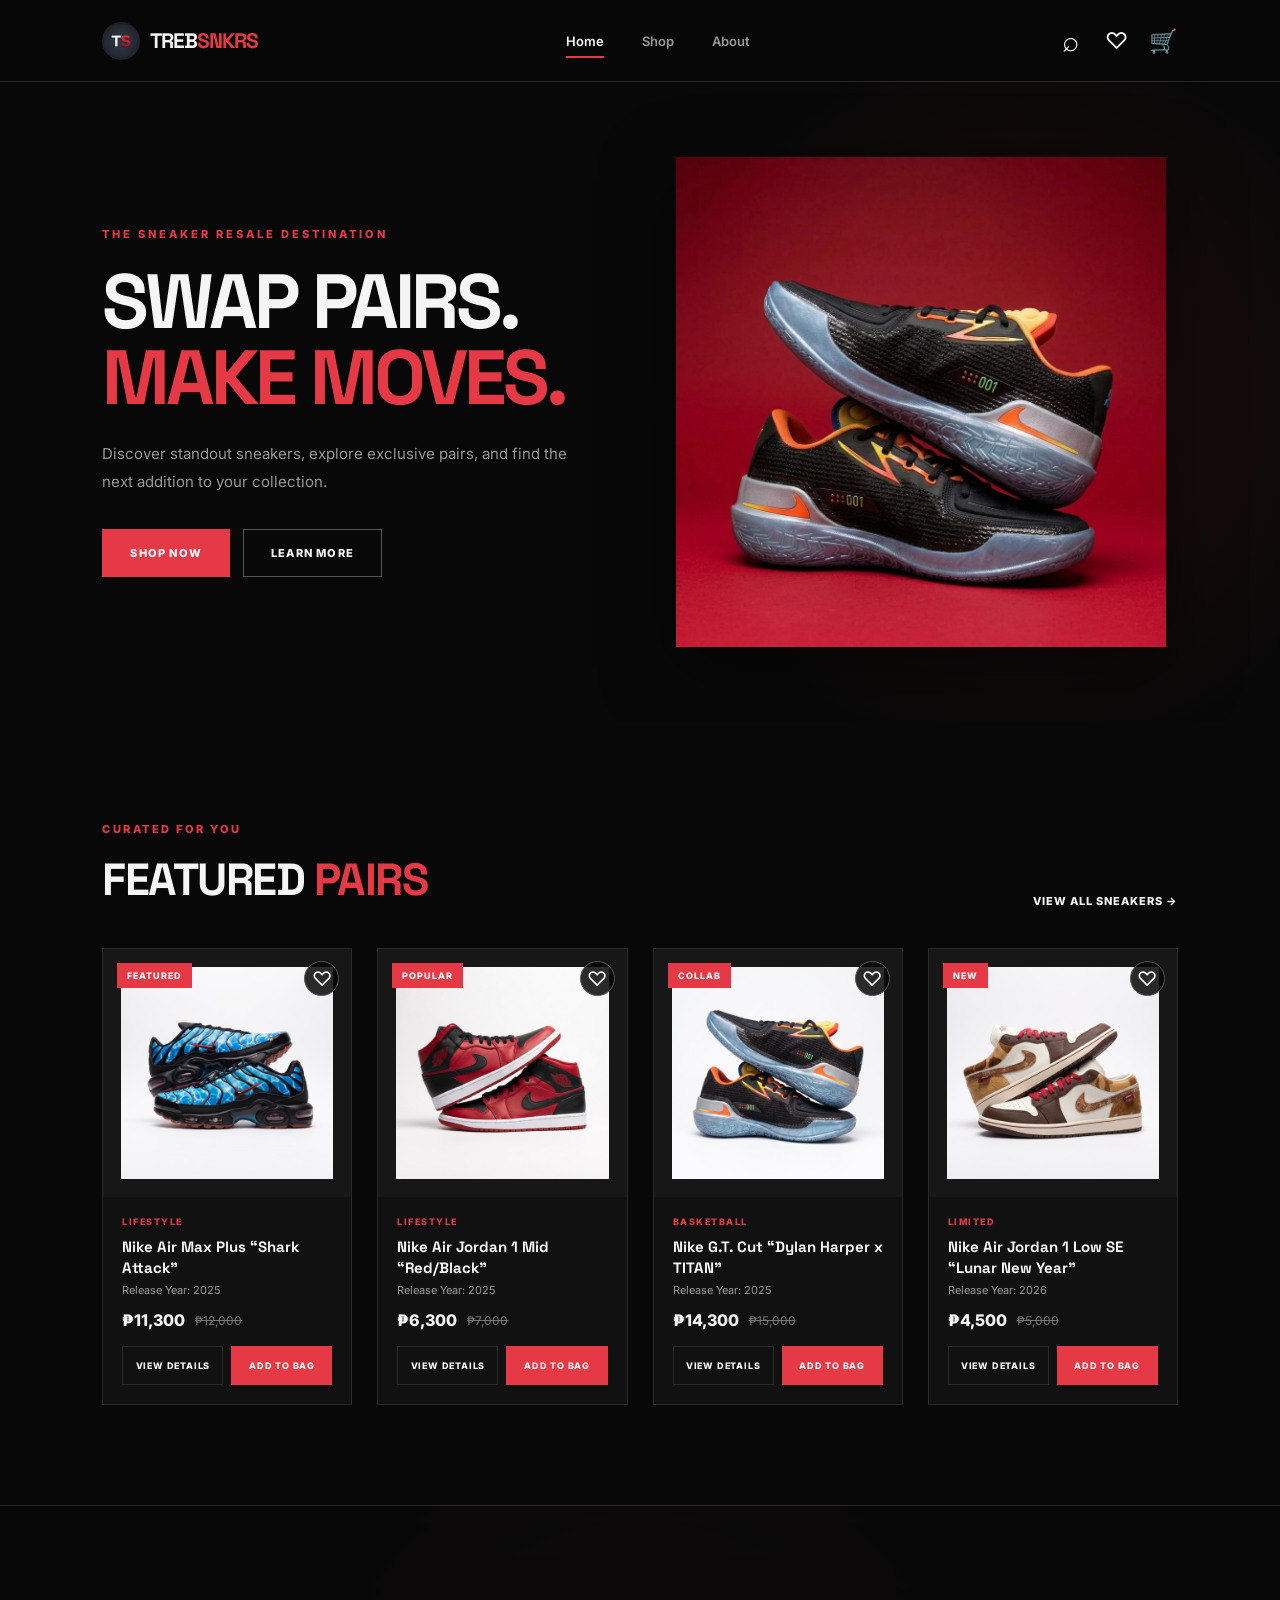
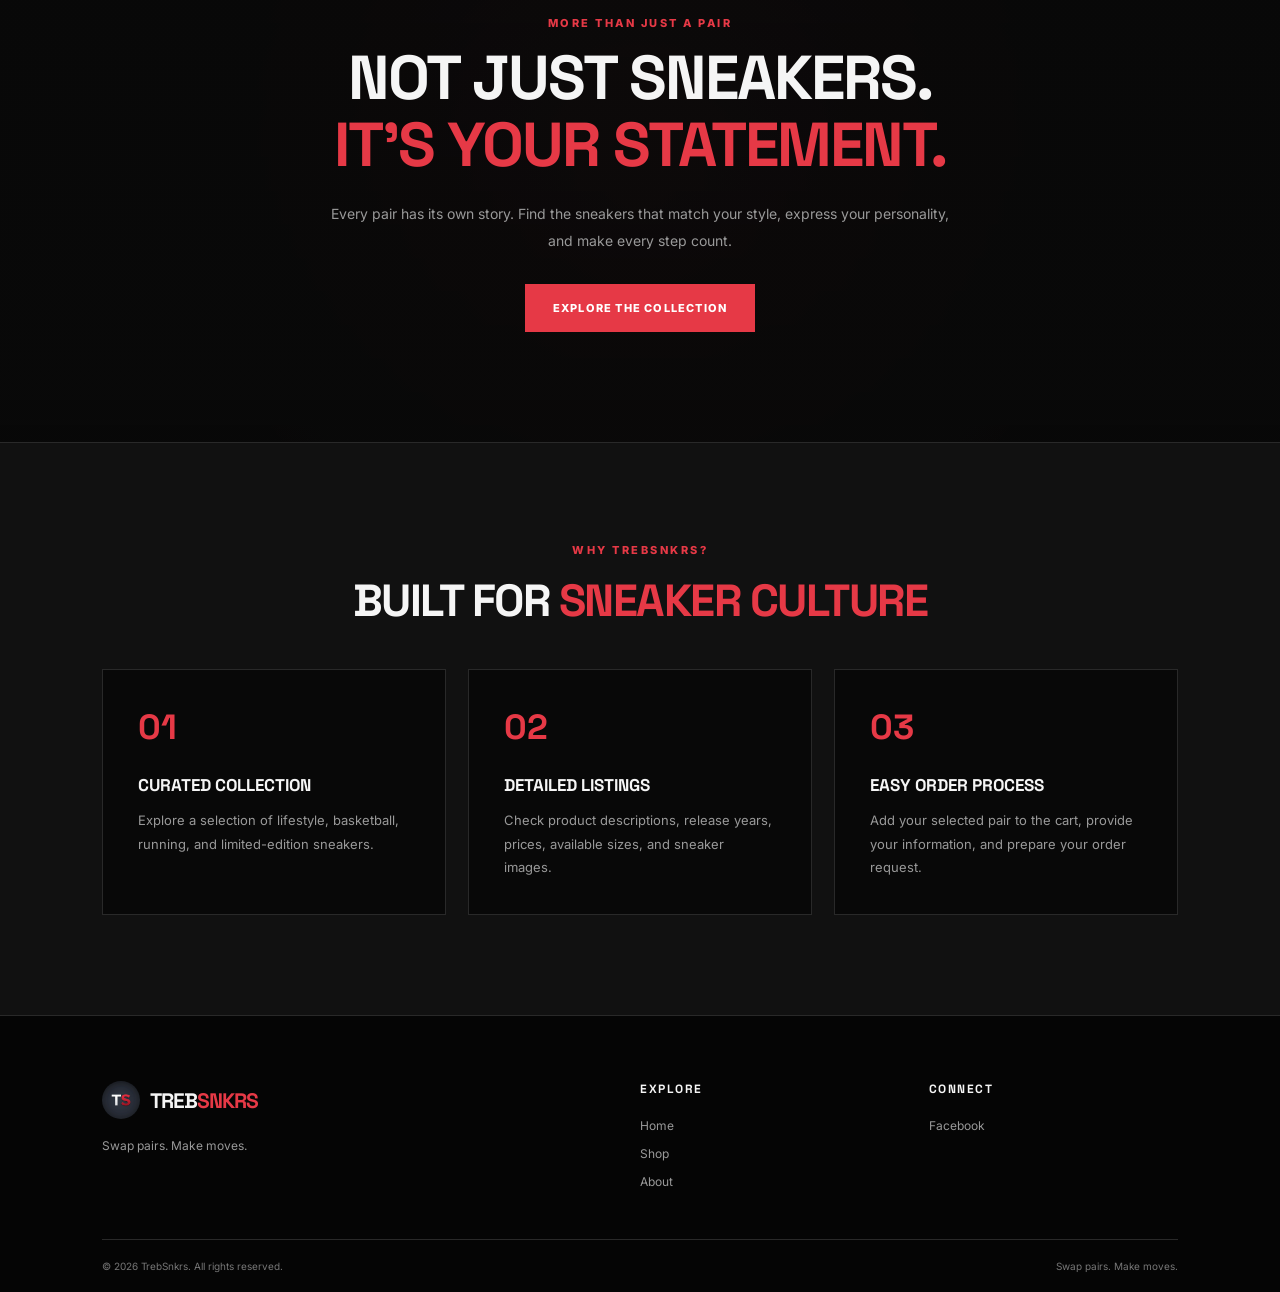
<file: index.html>
<!DOCTYPE html>
<html lang="en">
<head>
  <meta charset="UTF-8">
  <meta name="viewport" content="width=device-width, initial-scale=1.0">
  <meta name="description" content="TrebSnkrs - Swap pairs. Find your next favorite sneakers.">

  <title>TrebSnkrs | Swap Pairs</title>

  <link rel="icon" type="image/png" href="TS LOGO2.png">

  <link rel="preconnect" href="https://fonts.googleapis.com">
  <link rel="preconnect" href="https://fonts.gstatic.com" crossorigin>

  <link href="https://fonts.googleapis.com/css2?family=Inter:wght@400;500;600;700;800&family=Space+Grotesk:wght@400;500;600;700&display=swap" rel="stylesheet">

  <link rel="stylesheet" href="style.css">
</head>

<body>

  <!-- HEADER -->
  <header class="header">
    <div class="header-container">

      <a href="index.html" class="logo">
        <img src="TS LOGO2.png" alt="TrebSnkrs Logo">
        <span>TREB<span class="accent">SNKRS</span></span>
      </a>

      <nav class="nav-menu" id="navMenu">
        <a href="index.html" class="nav-link active">Home</a>
        <a href="shop.html" class="nav-link">Shop</a>
        <a href="about.html" class="nav-link">About</a>
      </nav>

      <div class="header-actions">

        <button class="icon-button" id="searchButton" aria-label="Search">
          <i class="icon">⌕</i>
        </button>

        <button class="icon-button" id="wishlistButton" aria-label="Wishlist">
          ♡
          <span class="count-badge" id="wishlistCount">0</span>
        </button>

        <button class="icon-button" id="cartButton" aria-label="Shopping cart">
          🛒
          <span class="count-badge" id="cartCount">0</span>
        </button>

        <button class="menu-button" id="menuButton" aria-label="Open menu">
          ☰
        </button>

      </div>
    </div>
  </header>


  <!-- SEARCH OVERLAY -->
  <div class="search-overlay" id="searchOverlay">
    <div class="search-container">
      <button class="close-button" id="closeSearch">×</button>

      <h2>FIND YOUR PAIR</h2>

      <div class="search-input-container">
        <input
          type="text"
          id="searchInput"
          placeholder="Search sneakers..."
          autocomplete="off"
        >

        <button id="searchSubmit">SEARCH</button>
      </div>

      <p class="search-hint">Press ENTER to search or ESC to close.</p>
    </div>
  </div>


  <!-- HOME HERO -->
  <main>

    <section class="hero">
      <div class="hero-content">

        <div class="hero-text">
          <p class="hero-label">THE SNEAKER RESALE DESTINATION</p>

          <h1>
            SWAP PAIRS.<br>
            <span class="accent">MAKE MOVES.</span>
          </h1>

          <p class="hero-description">
            Discover standout sneakers, explore exclusive pairs,
            and find the next addition to your collection.
          </p>

          <div class="hero-buttons">
            <a href="shop.html" class="btn btn-primary">
              SHOP NOW
            </a>

            <a href="about.html" class="btn btn-outline">
              LEARN MORE
            </a>
          </div>
        </div>

        <div class="hero-image">
          <img src="Display.png" alt="TrebSnkrs sneaker display">
        </div>

      </div>
    </section>


    <!-- FEATURED PRODUCTS -->
    <section class="featured-section section-padding">

      <div class="section-heading">
        <div>
          <p class="section-label">CURATED FOR YOU</p>
          <h2>FEATURED <span class="accent">PAIRS</span></h2>
        </div>

        <a href="shop.html" class="text-link">
          VIEW ALL SNEAKERS →
        </a>
      </div>

      <div class="product-grid" id="featuredProducts">
        <!-- Products are generated by script.js -->
      </div>

    </section>


    <!-- BRAND STATEMENT -->
    <section class="statement-section">
      <div class="statement-content">

        <p class="section-label">MORE THAN JUST A PAIR</p>

        <h2>
          NOT JUST SNEAKERS.<br>
          <span class="accent">IT'S YOUR STATEMENT.</span>
        </h2>

        <p>
          Every pair has its own story. Find the sneakers that match
          your style, express your personality, and make every step count.
        </p>

        <a href="shop.html" class="btn btn-primary">
          EXPLORE THE COLLECTION
        </a>

      </div>
    </section>


    <!-- WHY TREBSNKRS -->
    <section class="why-section section-padding">

      <div class="section-heading centered">
        <div>
          <p class="section-label">WHY TREBSNKRS?</p>
          <h2>BUILT FOR <span class="accent">SNEAKER CULTURE</span></h2>
        </div>
      </div>

      <div class="features-grid">

        <div class="feature-card">
          <div class="feature-icon">01</div>
          <h3>CURATED COLLECTION</h3>
          <p>
            Explore a selection of lifestyle, basketball, running,
            and limited-edition sneakers.
          </p>
        </div>

        <div class="feature-card">
          <div class="feature-icon">02</div>
          <h3>DETAILED LISTINGS</h3>
          <p>
            Check product descriptions, release years, prices,
            available sizes, and sneaker images.
          </p>
        </div>

        <div class="feature-card">
          <div class="feature-icon">03</div>
          <h3>EASY ORDER PROCESS</h3>
          <p>
            Add your selected pair to the cart, provide your
            information, and prepare your order request.
          </p>
        </div>

      </div>
    </section>

  </main>


  <!-- FOOTER -->
  <footer class="footer">
    <div class="footer-container">

      <div class="footer-brand">
        <a href="index.html" class="logo">
          <img src="TS LOGO2.png" alt="TrebSnkrs Logo">
          <span>TREB<span class="accent">SNKRS</span></span>
        </a>

        <p>Swap pairs. Make moves.</p>
      </div>

      <div class="footer-links">
        <h3>EXPLORE</h3>
        <a href="index.html">Home</a>
        <a href="shop.html">Shop</a>
        <a href="about.html">About</a>
      </div>

      <div class="footer-links">
        <h3>CONNECT</h3>
        <a href="https://www.facebook.com/gff.frs" target="_blank" rel="noopener noreferrer">
          Facebook
        </a>
      </div>

    </div>

    <div class="footer-bottom">
      <p>© 2026 TrebSnkrs. All rights reserved.</p>
      <p>Swap pairs. Make moves.</p>
    </div>
  </footer>


  <!-- WISHLIST DRAWER -->
  <div class="drawer-overlay" id="drawerOverlay"></div>

  <aside class="side-drawer" id="wishlistDrawer">

    <div class="drawer-header">
      <h2>YOUR WISHLIST</h2>
      <button class="close-button" id="closeWishlist">×</button>
    </div>

    <div class="drawer-content" id="wishlistItems">
      <!-- Wishlist items are generated by script.js -->
    </div>

  </aside>


  <!-- CART DRAWER -->
  <aside class="side-drawer" id="cartDrawer">

    <div class="drawer-header">
      <h2>YOUR CART</h2>
      <button class="close-button" id="closeCart">×</button>
    </div>

    <div class="drawer-content" id="cartItems">
      <!-- Cart items are generated by script.js -->
    </div>

    <div class="drawer-footer">
      <div class="cart-total">
        <span>TOTAL</span>
        <strong id="cartTotal">₱0</strong>
      </div>

      <button class="btn btn-primary full-width" id="checkoutButton">
        PROCEED TO CHECKOUT
      </button>
    </div>

  </aside>


  <!-- PRODUCT MODAL -->
  <div class="modal-overlay" id="productModal">

    <div class="modal-content product-modal-content">

      <button class="close-button modal-close" id="closeProductModal">×</button>

      <div id="productModalContent">
        <!-- Product details are generated by script.js -->
      </div>

    </div>

  </div>


  <!-- CHECKOUT MODAL -->
  <div class="modal-overlay" id="checkoutModal">

    <div class="modal-content checkout-modal-content">

      <button class="close-button modal-close" id="closeCheckout">×</button>

      <div class="checkout-heading">
        <p class="section-label">ALMOST YOURS</p>
        <h2>CHECK<span class="accent">OUT</span></h2>
        <p>Provide your information to prepare your order request.</p>
      </div>

      <form id="checkoutForm">

        <div class="form-group">
          <label for="customerName">Full Name</label>
          <input
            type="text"
            id="customerName"
            name="customerName"
            placeholder="Enter your full name"
            required
          >
        </div>

        <div class="form-row">

          <div class="form-group">
            <label for="customerEmail">Email Address</label>
            <input
              type="email"
              id="customerEmail"
              name="customerEmail"
              placeholder="example@email.com"
              required
            >
          </div>

          <div class="form-group">
            <label for="customerPhone">Phone Number</label>
            <input
              type="tel"
              id="customerPhone"
              name="customerPhone"
              placeholder="09XXXXXXXXX"
              required
            >
          </div>

        </div>

        <div class="form-group">
          <label for="customerAddress">Delivery Address</label>
          <textarea
            id="customerAddress"
            name="customerAddress"
            placeholder="Enter your complete address"
            rows="3"
            required
          ></textarea>
        </div>

        <div class="form-group">
          <label for="paymentMethod">Preferred Payment Method</label>
          <select id="paymentMethod" name="paymentMethod" required>
            <option value="">Select payment method</option>
            <option value="Cash on Delivery">Cash on Delivery</option>
            <option value="GCash">GCash</option>
            <option value="Bank Transfer">Bank Transfer</option>
          </select>
        </div>

        <div class="form-group">
          <label for="orderNotes">Additional Notes (Optional)</label>
          <textarea
            id="orderNotes"
            name="orderNotes"
            placeholder="Add any additional instructions..."
            rows="2"
          ></textarea>
        </div>

        <div class="checkout-summary">
          <h3>ORDER SUMMARY</h3>
          <div id="checkoutItems">
            <!-- Checkout items are generated by script.js -->
          </div>

          <div class="checkout-total">
            <span>Total Amount</span>
            <strong id="checkoutTotal">₱0</strong>
          </div>
        </div>

        <button type="submit" class="btn btn-primary full-width">
          FINISH ORDER REQUEST
        </button>

        <p class="checkout-note">
          This website prepares an order request. Payment and order
          confirmation must be arranged with the seller.
        </p>

      </form>

    </div>

  </div>


  <!-- TOAST NOTIFICATION -->
  <div class="toast" id="toast">
    <span id="toastMessage">Notification</span>
  </div>


  <!-- SHARED JAVASCRIPT -->
  <script src="script.js"></script>

</body>
</html>
</file>
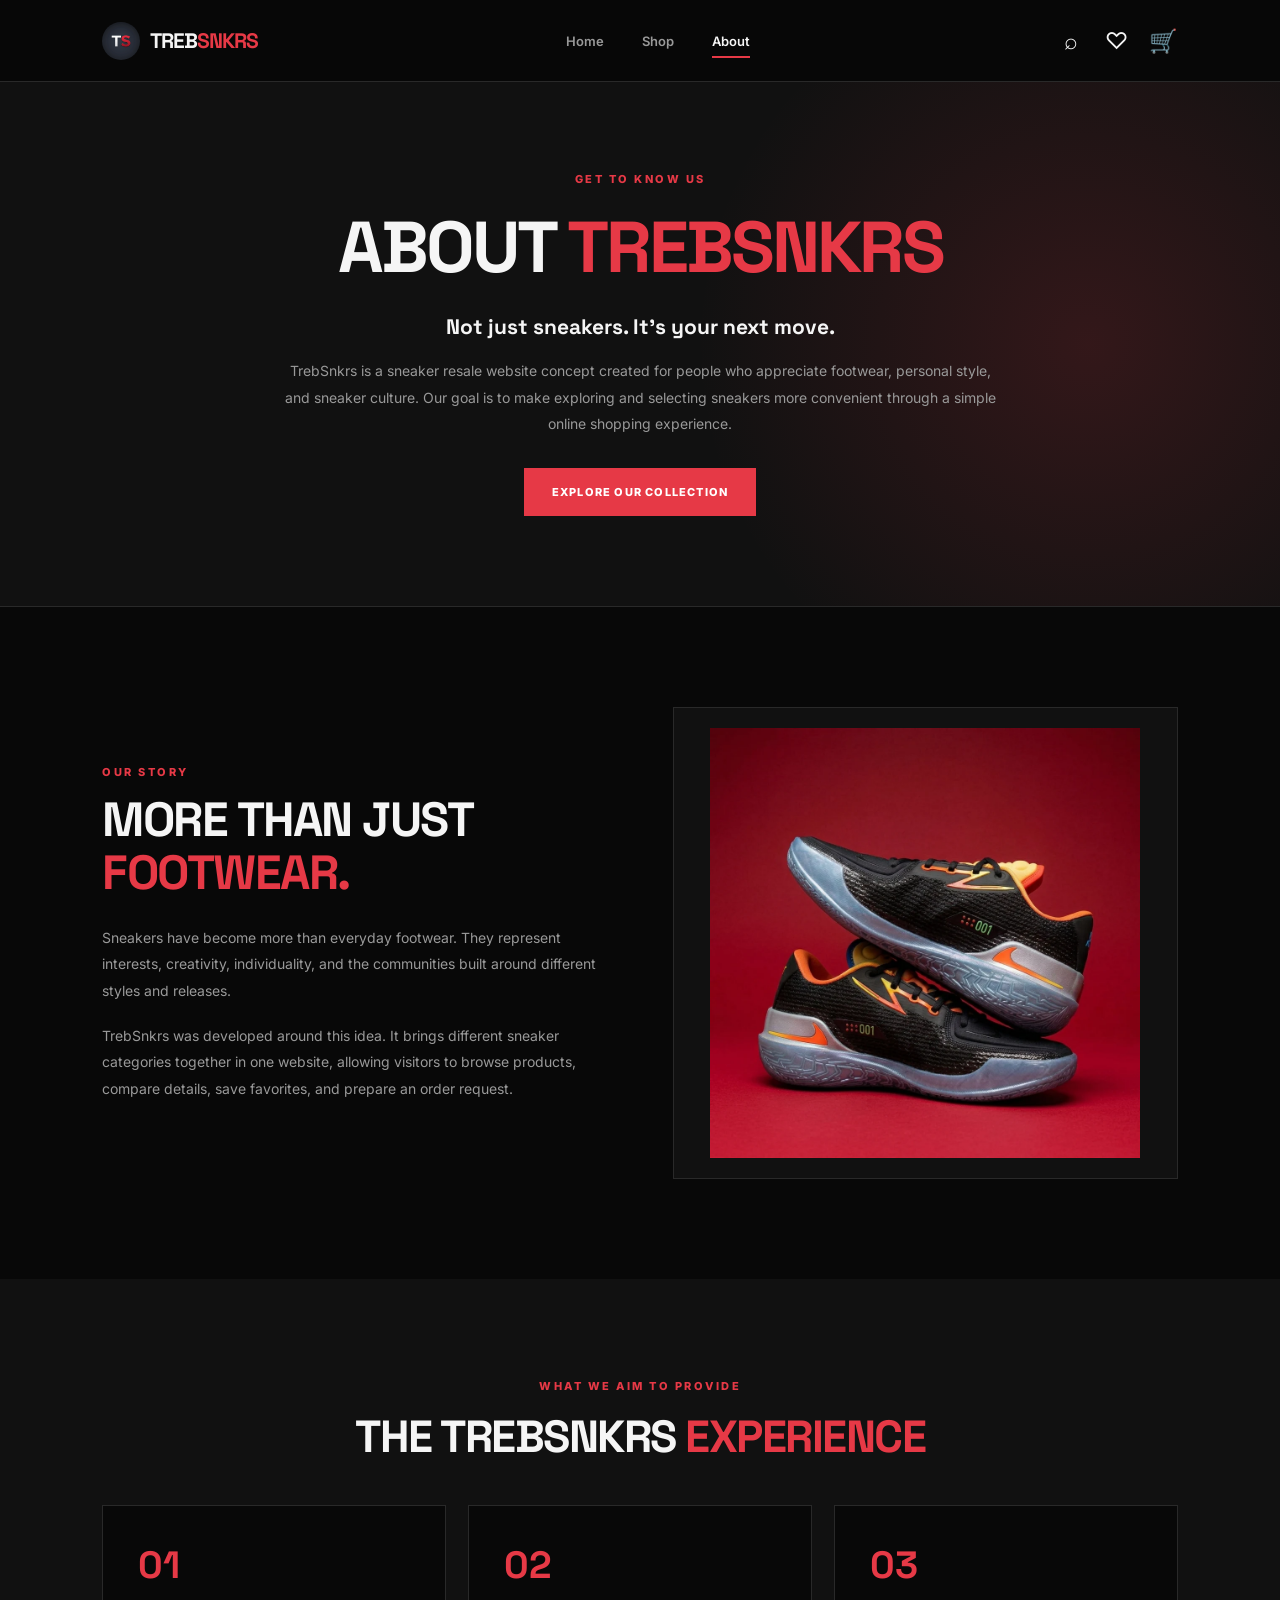
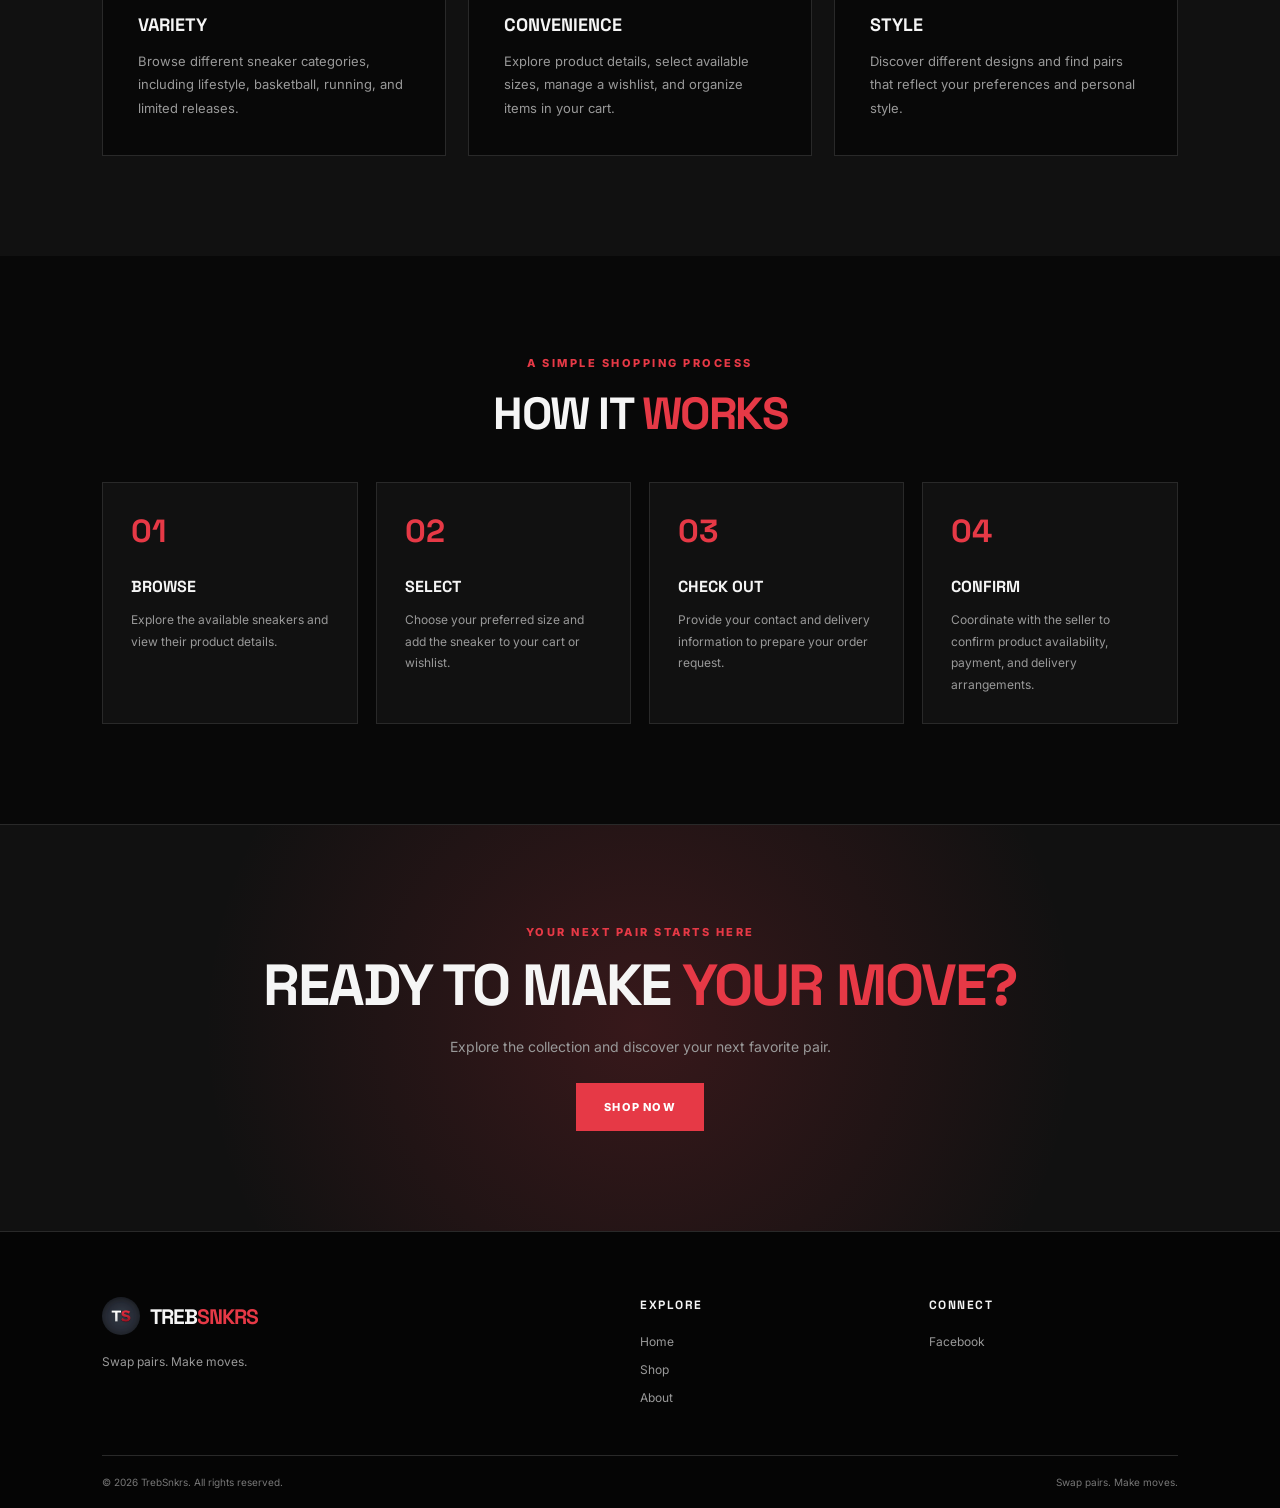
<file: about.html>
<!DOCTYPE html>
<html lang="en">
<head>
  <meta charset="UTF-8">
  <meta name="viewport" content="width=device-width, initial-scale=1.0">
  <meta name="description" content="Learn more about TrebSnkrs and our sneaker resale concept.">

  <title>About | TrebSnkrs</title>

  <link rel="icon" type="image/png" href="TS LOGO2.png">

  <link rel="preconnect" href="https://fonts.googleapis.com">
  <link rel="preconnect" href="https://fonts.gstatic.com" crossorigin>

  <link href="https://fonts.googleapis.com/css2?family=Inter:wght@400;500;600;700;800&family=Space+Grotesk:wght@400;500;600;700&display=swap" rel="stylesheet">

  <link rel="stylesheet" href="style.css">
</head>

<body>

  <!-- HEADER -->
  <header class="header">
    <div class="header-container">

      <a href="index.html" class="logo">
        <img src="TS LOGO2.png" alt="TrebSnkrs Logo">
        <span>TREB<span class="accent">SNKRS</span></span>
      </a>

      <nav class="nav-menu" id="navMenu">
        <a href="index.html" class="nav-link">Home</a>
        <a href="shop.html" class="nav-link">Shop</a>
        <a href="about.html" class="nav-link active">About</a>
      </nav>

      <div class="header-actions">

        <button class="icon-button" id="searchButton" aria-label="Search">
          ⌕
        </button>

        <button class="icon-button" id="wishlistButton" aria-label="Wishlist">
          ♡
          <span class="count-badge" id="wishlistCount">0</span>
        </button>

        <button class="icon-button" id="cartButton" aria-label="Shopping cart">
          🛒
          <span class="count-badge" id="cartCount">0</span>
        </button>

        <button class="menu-button" id="menuButton" aria-label="Open menu">
          ☰
        </button>

      </div>
    </div>
  </header>


  <!-- SEARCH OVERLAY -->
  <div class="search-overlay" id="searchOverlay">
    <div class="search-container">

      <button class="close-button" id="closeSearch">×</button>

      <h2>FIND YOUR PAIR</h2>

      <div class="search-input-container">
        <input
          type="text"
          id="searchInput"
          placeholder="Search sneakers..."
          autocomplete="off"
        >

        <button id="searchSubmit">SEARCH</button>
      </div>

      <p class="search-hint">Press ENTER to search or ESC to close.</p>

    </div>
  </div>


  <!-- ABOUT PAGE -->
  <main>

    <!-- ABOUT HERO -->
    <section class="about-hero">

      <div class="about-hero-content">

        <p class="section-label">GET TO KNOW US</p>

        <h1>
          ABOUT <span class="accent">TREBSNKRS</span>
        </h1>

        <p class="about-hero-subtitle">
          Not just sneakers. It's your next move.
        </p>

        <p class="about-hero-description">
          TrebSnkrs is a sneaker resale website concept created for
          people who appreciate footwear, personal style, and sneaker
          culture. Our goal is to make exploring and selecting sneakers
          more convenient through a simple online shopping experience.
        </p>

        <a href="shop.html" class="btn btn-primary">
          EXPLORE OUR COLLECTION
        </a>

      </div>

    </section>


    <!-- OUR STORY -->
    <section class="about-story section-padding">

      <div class="about-story-grid">

        <div class="about-story-text">

          <p class="section-label">OUR STORY</p>

          <h2>
            MORE THAN JUST <span class="accent">FOOTWEAR.</span>
          </h2>

          <p>
            Sneakers have become more than everyday footwear.
            They represent interests, creativity, individuality,
            and the communities built around different styles
            and releases.
          </p>

          <p>
            TrebSnkrs was developed around this idea. It brings
            different sneaker categories together in one website,
            allowing visitors to browse products, compare details,
            save favorites, and prepare an order request.
          </p>

        </div>

        <div class="about-story-image">
          <img src="Display.png" alt="TrebSnkrs sneaker collection display">
        </div>

      </div>

    </section>


    <!-- OUR PURPOSE -->
    <section class="about-purpose section-padding">

      <div class="section-heading centered">

        <div>
          <p class="section-label">WHAT WE AIM TO PROVIDE</p>

          <h2>
            THE TREBSNKRS <span class="accent">EXPERIENCE</span>
          </h2>
        </div>

      </div>


      <div class="about-values-grid">

        <div class="about-value-card">

          <span class="about-number">01</span>

          <h3>VARIETY</h3>

          <p>
            Browse different sneaker categories, including lifestyle,
            basketball, running, and limited releases.
          </p>

        </div>


        <div class="about-value-card">

          <span class="about-number">02</span>

          <h3>CONVENIENCE</h3>

          <p>
            Explore product details, select available sizes,
            manage a wishlist, and organize items in your cart.
          </p>

        </div>


        <div class="about-value-card">

          <span class="about-number">03</span>

          <h3>STYLE</h3>

          <p>
            Discover different designs and find pairs that reflect
            your preferences and personal style.
          </p>

        </div>

      </div>

    </section>


    <!-- HOW IT WORKS -->
    <section class="about-process section-padding">

      <div class="section-heading centered">

        <div>
          <p class="section-label">A SIMPLE SHOPPING PROCESS</p>

          <h2>
            HOW IT <span class="accent">WORKS</span>
          </h2>
        </div>

      </div>


      <div class="process-grid">

        <div class="process-card">

          <span class="process-number">01</span>

          <h3>BROWSE</h3>

          <p>
            Explore the available sneakers and view their product details.
          </p>

        </div>


        <div class="process-card">

          <span class="process-number">02</span>

          <h3>SELECT</h3>

          <p>
            Choose your preferred size and add the sneaker to your cart
            or wishlist.
          </p>

        </div>


        <div class="process-card">

          <span class="process-number">03</span>

          <h3>CHECK OUT</h3>

          <p>
            Provide your contact and delivery information to prepare
            your order request.
          </p>

        </div>


        <div class="process-card">

          <span class="process-number">04</span>

          <h3>CONFIRM</h3>

          <p>
            Coordinate with the seller to confirm product availability,
            payment, and delivery arrangements.
          </p>

        </div>

      </div>

    </section>


    <!-- FINAL CTA -->
    <section class="about-cta">

      <div class="about-cta-content">

        <p class="section-label">YOUR NEXT PAIR STARTS HERE</p>

        <h2>
          READY TO MAKE <span class="accent">YOUR MOVE?</span>
        </h2>

        <p>
          Explore the collection and discover your next favorite pair.
        </p>

        <a href="shop.html" class="btn btn-primary">
          SHOP NOW
        </a>

      </div>

    </section>

  </main>


  <!-- FOOTER -->
  <footer class="footer">

    <div class="footer-container">

      <div class="footer-brand">

        <a href="index.html" class="logo">
          <img src="TS LOGO2.png" alt="TrebSnkrs Logo">
          <span>TREB<span class="accent">SNKRS</span></span>
        </a>

        <p>Swap pairs. Make moves.</p>

      </div>


      <div class="footer-links">

        <h3>EXPLORE</h3>

        <a href="index.html">Home</a>
        <a href="shop.html">Shop</a>
        <a href="about.html">About</a>

      </div>


      <div class="footer-links">

        <h3>CONNECT</h3>

        <a href="https://www.facebook.com/gff.frs" target="_blank" rel="noopener noreferrer">
          Facebook
        </a>

      </div>

    </div>


    <div class="footer-bottom">

      <p>© 2026 TrebSnkrs. All rights reserved.</p>

      <p>Swap pairs. Make moves.</p>

    </div>

  </footer>


  <!-- DRAWER OVERLAY -->
  <div class="drawer-overlay" id="drawerOverlay"></div>


  <!-- WISHLIST DRAWER -->
  <aside class="side-drawer" id="wishlistDrawer">

    <div class="drawer-header">

      <h2>YOUR WISHLIST</h2>

      <button class="close-button" id="closeWishlist">×</button>

    </div>

    <div class="drawer-content" id="wishlistItems">
      <!-- Wishlist items are generated by script.js -->
    </div>

  </aside>


  <!-- CART DRAWER -->
  <aside class="side-drawer" id="cartDrawer">

    <div class="drawer-header">

      <h2>YOUR CART</h2>

      <button class="close-button" id="closeCart">×</button>

    </div>

    <div class="drawer-content" id="cartItems">
      <!-- Cart items are generated by script.js -->
    </div>

    <div class="drawer-footer">

      <div class="cart-total">
        <span>TOTAL</span>
        <strong id="cartTotal">₱0</strong>
      </div>

      <button class="btn btn-primary full-width" id="checkoutButton">
        PROCEED TO CHECKOUT
      </button>

    </div>

  </aside>


  <!-- PRODUCT MODAL -->
  <div class="modal-overlay" id="productModal">

    <div class="modal-content product-modal-content">

      <button class="close-button modal-close" id="closeProductModal">×</button>

      <div id="productModalContent">
        <!-- Product details are generated by script.js -->
      </div>

    </div>

  </div>


  <!-- CHECKOUT MODAL -->
  <div class="modal-overlay" id="checkoutModal">

    <div class="modal-content checkout-modal-content">

      <button class="close-button modal-close" id="closeCheckout">×</button>

      <div class="checkout-heading">

        <p class="section-label">ALMOST YOURS</p>

        <h2>CHECK<span class="accent">OUT</span></h2>

        <p>Provide your information to prepare your order request.</p>

      </div>


      <form id="checkoutForm">

        <div class="form-group">

          <label for="customerName">Full Name</label>

          <input
            type="text"
            id="customerName"
            name="customerName"
            placeholder="Enter your full name"
            required
          >

        </div>


        <div class="form-row">

          <div class="form-group">

            <label for="customerEmail">Email Address</label>

            <input
              type="email"
              id="customerEmail"
              name="customerEmail"
              placeholder="example@email.com"
              required
            >

          </div>


          <div class="form-group">

            <label for="customerPhone">Phone Number</label>

            <input
              type="tel"
              id="customerPhone"
              name="customerPhone"
              placeholder="09XXXXXXXXX"
              required
            >

          </div>

        </div>


        <div class="form-group">

          <label for="customerAddress">Delivery Address</label>

          <textarea
            id="customerAddress"
            name="customerAddress"
            placeholder="Enter your complete address"
            rows="3"
            required
          ></textarea>

        </div>


        <div class="form-group">

          <label for="paymentMethod">Preferred Payment Method</label>

          <select id="paymentMethod" name="paymentMethod" required>

            <option value="">Select payment method</option>
            <option value="Cash on Delivery">Cash on Delivery</option>
            <option value="GCash">GCash</option>
            <option value="Bank Transfer">Bank Transfer</option>

          </select>

        </div>


        <div class="form-group">

          <label for="orderNotes">Additional Notes (Optional)</label>

          <textarea
            id="orderNotes"
            name="orderNotes"
            placeholder="Add any additional instructions..."
            rows="2"
          ></textarea>

        </div>


        <div class="checkout-summary">

          <h3>ORDER SUMMARY</h3>

          <div id="checkoutItems">
            <!-- Checkout items are generated by script.js -->
          </div>

          <div class="checkout-total">

            <span>Total Amount</span>

            <strong id="checkoutTotal">₱0</strong>

          </div>

        </div>


        <button type="submit" class="btn btn-primary full-width">
          FINISH ORDER REQUEST
        </button>


        <p class="checkout-note">
          This website prepares an order request. Payment and order
          confirmation must be arranged with the seller.
        </p>

      </form>

    </div>

  </div>


  <!-- TOAST NOTIFICATION -->
  <div class="toast" id="toast">
    <span id="toastMessage">Notification</span>
  </div>


  <!-- JAVASCRIPT -->
  <script src="script.js"></script>

</body>
</html>
</file>
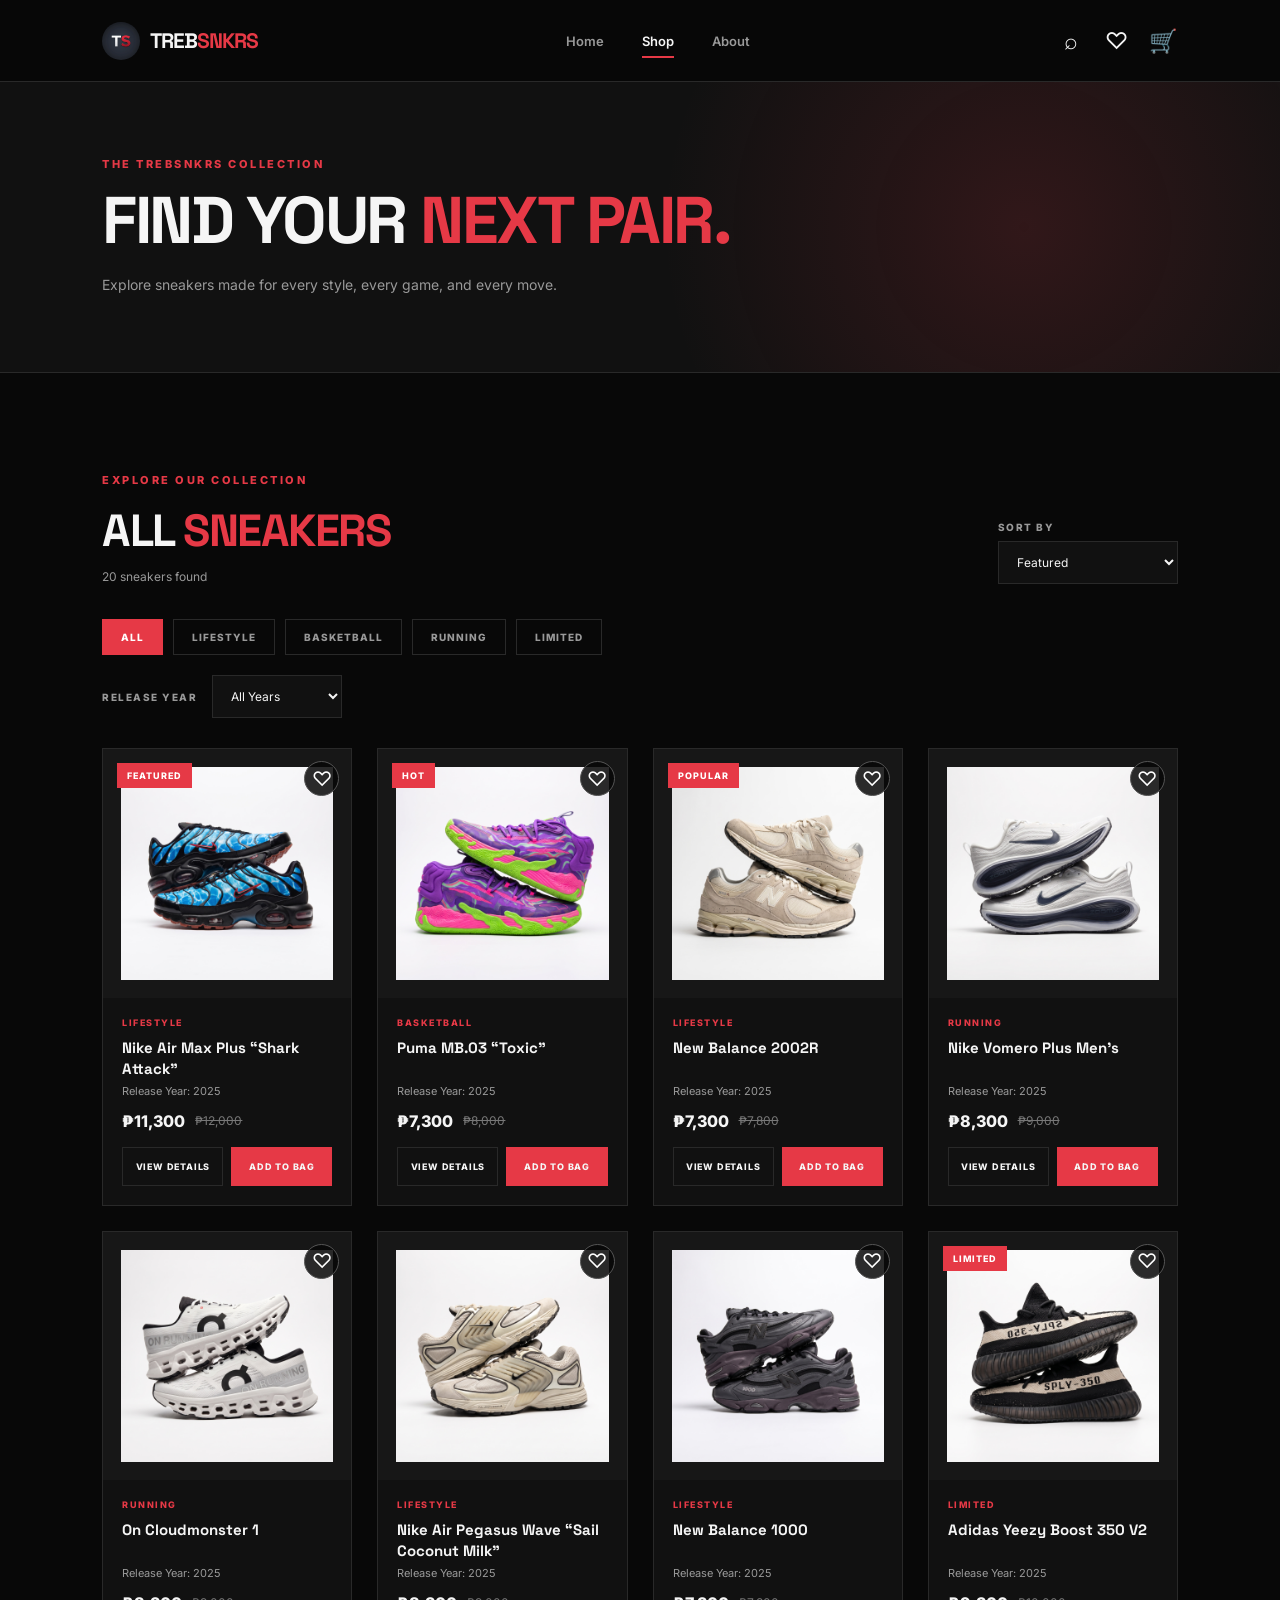
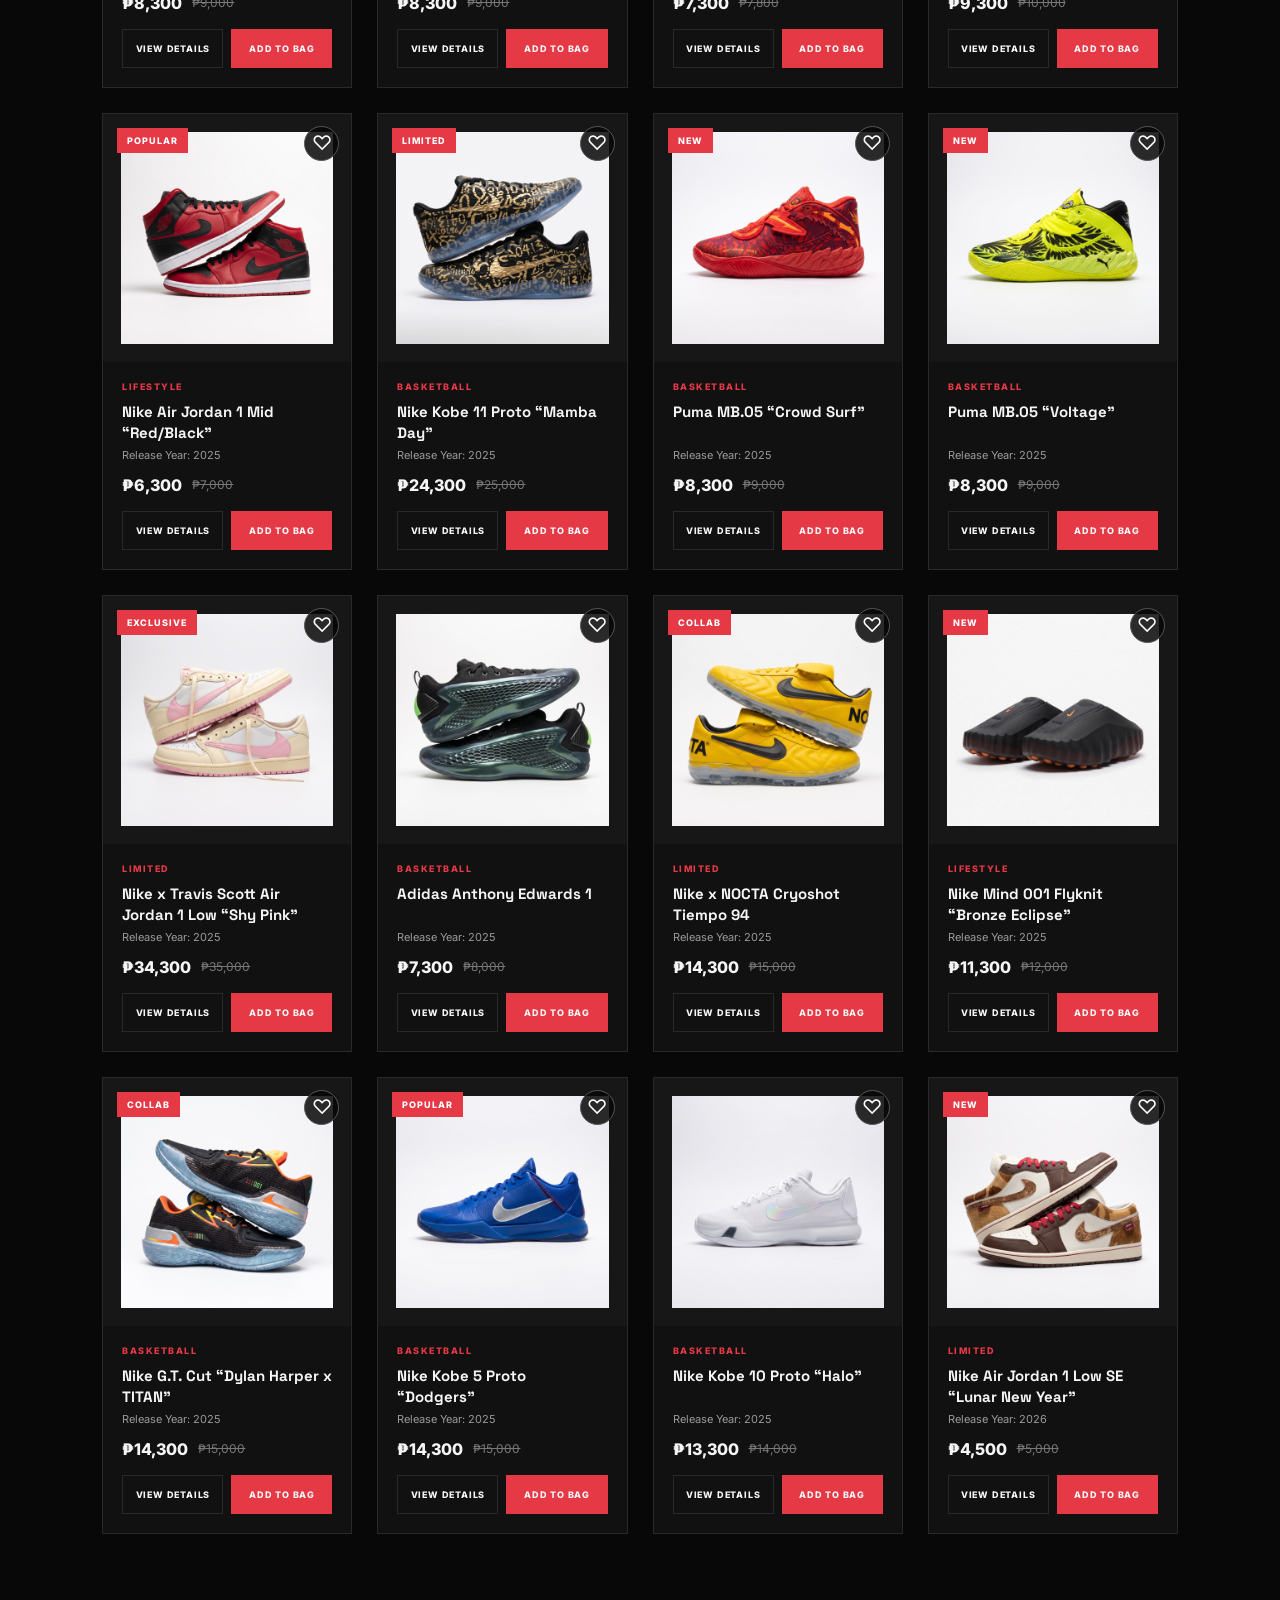
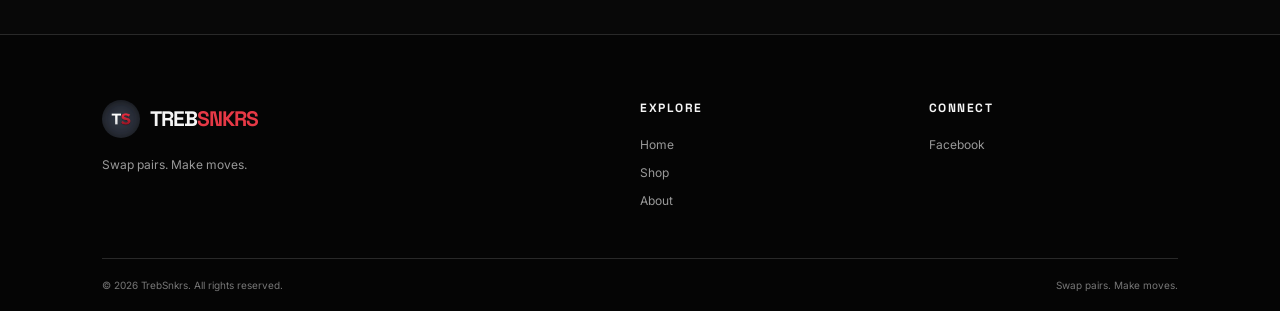
<file: shop.html>
<!DOCTYPE html>
<html lang="en">
<head>
  <meta charset="UTF-8">
  <meta name="viewport" content="width=device-width, initial-scale=1.0">
  <meta name="description" content="Explore the TrebSnkrs sneaker collection.">

  <title>Shop | TrebSnkrs</title>

  <link rel="icon" type="image/png" href="TS LOGO2.png">

  <link rel="preconnect" href="https://fonts.googleapis.com">
  <link rel="preconnect" href="https://fonts.gstatic.com" crossorigin>

  <link href="https://fonts.googleapis.com/css2?family=Inter:wght@400;500;600;700;800&family=Space+Grotesk:wght@400;500;600;700&display=swap" rel="stylesheet">

  <link rel="stylesheet" href="style.css">
</head>

<body>

  <!-- HEADER -->
  <header class="header">
    <div class="header-container">

      <a href="index.html" class="logo">
        <img src="TS LOGO2.png" alt="TrebSnkrs Logo">
        <span>TREB<span class="accent">SNKRS</span></span>
      </a>

      <nav class="nav-menu" id="navMenu">
        <a href="index.html" class="nav-link">Home</a>
        <a href="shop.html" class="nav-link active">Shop</a>
        <a href="about.html" class="nav-link">About</a>
      </nav>

      <div class="header-actions">

        <button class="icon-button" id="searchButton" aria-label="Search">
          ⌕
        </button>

        <button class="icon-button" id="wishlistButton" aria-label="Wishlist">
          ♡
          <span class="count-badge" id="wishlistCount">0</span>
        </button>

        <button class="icon-button" id="cartButton" aria-label="Shopping cart">
          🛒
          <span class="count-badge" id="cartCount">0</span>
        </button>

        <button class="menu-button" id="menuButton" aria-label="Open menu">
          ☰
        </button>

      </div>
    </div>
  </header>


  <!-- SEARCH OVERLAY -->
  <div class="search-overlay" id="searchOverlay">
    <div class="search-container">

      <button class="close-button" id="closeSearch">×</button>

      <h2>FIND YOUR PAIR</h2>

      <div class="search-input-container">
        <input
          type="text"
          id="searchInput"
          placeholder="Search sneakers..."
          autocomplete="off"
        >

        <button id="searchSubmit">SEARCH</button>
      </div>

      <p class="search-hint">Press ENTER to search or ESC to close.</p>

    </div>
  </div>


  <!-- SHOP PAGE -->
  <main>

    <section class="shop-banner">
      <div class="shop-banner-content">

        <p class="section-label">THE TREBSNKRS COLLECTION</p>

        <h1>
          FIND YOUR <span class="accent">NEXT PAIR.</span>
        </h1>

        <p>
          Explore sneakers made for every style, every game,
          and every move.
        </p>

      </div>
    </section>


    <!-- SHOP PRODUCTS -->
    <section class="shop-section section-padding" id="shopSection">

      <div class="shop-heading">

        <div>
          <p class="section-label">EXPLORE OUR COLLECTION</p>
          <h2>ALL <span class="accent">SNEAKERS</span></h2>
          <p class="product-count" id="productCount">Loading sneakers...</p>
        </div>

        <div class="sort-container">
          <label for="sortSelect">SORT BY</label>

          <select id="sortSelect">
            <option value="default">Featured</option>
            <option value="price-low">Price: Low to High</option>
            <option value="price-high">Price: High to Low</option>
            <option value="name">Name: A to Z</option>
            <option value="newest">Newest Release</option>
          </select>
        </div>

      </div>


      <!-- CATEGORY FILTERS -->
      <div class="filter-container">

        <div class="category-filters" id="categoryFilters">

          <button class="filter-button active" data-category="all">
            ALL
          </button>

          <button class="filter-button" data-category="lifestyle">
            LIFESTYLE
          </button>

          <button class="filter-button" data-category="basketball">
            BASKETBALL
          </button>

          <button class="filter-button" data-category="running">
            RUNNING
          </button>

          <button class="filter-button" data-category="limited">
            LIMITED
          </button>

        </div>

      </div>


      <!-- YEAR FILTER -->
      <div class="year-filter-section">

        <label for="yearFilter">RELEASE YEAR</label>

        <select id="yearFilter">
          <option value="all">All Years</option>
        </select>

      </div>


      <!-- PRODUCT GRID -->
      <div class="product-grid" id="productGrid">
        <!-- Products are generated by script.js -->
      </div>


      <!-- EMPTY STATE -->
      <div class="empty-state" id="emptyState" hidden>

        <h3>NO SNEAKERS FOUND</h3>

        <p>
          Try changing your search or selecting another category.
        </p>

        <button class="btn btn-primary" id="resetFilters">
          RESET FILTERS
        </button>

      </div>

    </section>

  </main>


  <!-- FOOTER -->
  <footer class="footer">

    <div class="footer-container">

      <div class="footer-brand">

        <a href="index.html" class="logo">
          <img src="TS LOGO2.png" alt="TrebSnkrs Logo">
          <span>TREB<span class="accent">SNKRS</span></span>
        </a>

        <p>Swap pairs. Make moves.</p>

      </div>


      <div class="footer-links">

        <h3>EXPLORE</h3>

        <a href="index.html">Home</a>
        <a href="shop.html">Shop</a>
        <a href="about.html">About</a>

      </div>


      <div class="footer-links">

        <h3>CONNECT</h3>

        <a href="https://www.facebook.com/gff.frs" target="_blank" rel="noopener noreferrer">
          Facebook
        </a>

      </div>

    </div>


    <div class="footer-bottom">

      <p>© 2026 TrebSnkrs. All rights reserved.</p>

      <p>Swap pairs. Make moves.</p>

    </div>

  </footer>


  <!-- DRAWER OVERLAY -->
  <div class="drawer-overlay" id="drawerOverlay"></div>


  <!-- WISHLIST DRAWER -->
  <aside class="side-drawer" id="wishlistDrawer">

    <div class="drawer-header">

      <h2>YOUR WISHLIST</h2>

      <button class="close-button" id="closeWishlist">×</button>

    </div>

    <div class="drawer-content" id="wishlistItems">
      <!-- Wishlist items are generated by script.js -->
    </div>

  </aside>


  <!-- CART DRAWER -->
  <aside class="side-drawer" id="cartDrawer">

    <div class="drawer-header">

      <h2>YOUR CART</h2>

      <button class="close-button" id="closeCart">×</button>

    </div>

    <div class="drawer-content" id="cartItems">
      <!-- Cart items are generated by script.js -->
    </div>

    <div class="drawer-footer">

      <div class="cart-total">
        <span>TOTAL</span>
        <strong id="cartTotal">₱0</strong>
      </div>

      <button class="btn btn-primary full-width" id="checkoutButton">
        PROCEED TO CHECKOUT
      </button>

    </div>

  </aside>


  <!-- PRODUCT MODAL -->
  <div class="modal-overlay" id="productModal">

    <div class="modal-content product-modal-content">

      <button class="close-button modal-close" id="closeProductModal">×</button>

      <div id="productModalContent">
        <!-- Product details are generated by script.js -->
      </div>

    </div>

  </div>


  <!-- CHECKOUT MODAL -->
  <div class="modal-overlay" id="checkoutModal">

    <div class="modal-content checkout-modal-content">

      <button class="close-button modal-close" id="closeCheckout">×</button>

      <div class="checkout-heading">

        <p class="section-label">ALMOST YOURS</p>

        <h2>CHECK<span class="accent">OUT</span></h2>

        <p>Provide your information to prepare your order request.</p>

      </div>


      <form id="checkoutForm">

        <div class="form-group">

          <label for="customerName">Full Name</label>

          <input
            type="text"
            id="customerName"
            name="customerName"
            placeholder="Enter your full name"
            required
          >

        </div>


        <div class="form-row">

          <div class="form-group">

            <label for="customerEmail">Email Address</label>

            <input
              type="email"
              id="customerEmail"
              name="customerEmail"
              placeholder="example@email.com"
              required
            >

          </div>


          <div class="form-group">

            <label for="customerPhone">Phone Number</label>

            <input
              type="tel"
              id="customerPhone"
              name="customerPhone"
              placeholder="09XXXXXXXXX"
              required
            >

          </div>

        </div>


        <div class="form-group">

          <label for="customerAddress">Delivery Address</label>

          <textarea
            id="customerAddress"
            name="customerAddress"
            placeholder="Enter your complete address"
            rows="3"
            required
          ></textarea>

        </div>


        <div class="form-group">

          <label for="paymentMethod">Preferred Payment Method</label>

          <select id="paymentMethod" name="paymentMethod" required>

            <option value="">Select payment method</option>
            <option value="Cash on Delivery">Cash on Delivery</option>
            <option value="GCash">GCash</option>
            <option value="Bank Transfer">Bank Transfer</option>

          </select>

        </div>


        <div class="form-group">

          <label for="orderNotes">Additional Notes (Optional)</label>

          <textarea
            id="orderNotes"
            name="orderNotes"
            placeholder="Add any additional instructions..."
            rows="2"
          ></textarea>

        </div>


        <div class="checkout-summary">

          <h3>ORDER SUMMARY</h3>

          <div id="checkoutItems">
            <!-- Checkout items are generated by script.js -->
          </div>

          <div class="checkout-total">

            <span>Total Amount</span>

            <strong id="checkoutTotal">₱0</strong>

          </div>

        </div>


        <button type="submit" class="btn btn-primary full-width">
          FINISH ORDER REQUEST
        </button>


        <p class="checkout-note">
          This website prepares an order request. Payment and order
          confirmation must be arranged with the seller.
        </p>

      </form>

    </div>

  </div>


  <!-- TOAST NOTIFICATION -->
  <div class="toast" id="toast">
    <span id="toastMessage">Notification</span>
  </div>


  <!-- JAVASCRIPT -->
  <script src="script.js"></script>

</body>
</html>
</file>
<file: style.css>
/* =========================================
   TREBSNKRS - MAIN STYLESHEET
========================================= */

/* GLOBAL */
:root {
  --bg: #080808;
  --surface: #111111;
  --surface-light: #191919;
  --white: #f5f5f5;
  --muted: #999999;
  --line: #292929;
  --accent: #e63946;
  --accent-dark: #c92e3a;
  --font: 'Inter', sans-serif;
  --heading: 'Space Grotesk', sans-serif;
}

* {
  margin: 0;
  padding: 0;
  box-sizing: border-box;
}

html {
  scroll-behavior: smooth;
}

body {
  background: var(--bg);
  color: var(--white);
  font-family: var(--font);
  overflow-x: hidden;
}

body.no-scroll {
  overflow: hidden;
}

a {
  color: inherit;
  text-decoration: none;
}

button,
input,
select,
textarea {
  font: inherit;
}

button {
  cursor: pointer;
}

img {
  display: block;
  max-width: 100%;
}

.accent {
  color: var(--accent);
}

.section-padding {
  padding: 100px 8%;
}

.section-label {
  color: var(--accent);
  font-size: 11px;
  font-weight: 800;
  letter-spacing: 2.5px;
  margin-bottom: 15px;
}

[hidden] {
  display: none !important;
}


/* =========================================
   HEADER
========================================= */

.header {
  width: 100%;
  height: 82px;
  background: rgba(8, 8, 8, 0.96);
  border-bottom: 1px solid var(--line);
  position: sticky;
  top: 0;
  z-index: 1000;
  backdrop-filter: blur(12px);
}

.header-container {
  width: 100%;
  height: 100%;
  padding: 0 8%;
  display: flex;
  align-items: center;
  justify-content: space-between;
}

.logo {
  display: inline-flex;
  align-items: center;
  gap: 10px;
  font-family: var(--heading);
  font-size: 21px;
  font-weight: 800;
  letter-spacing: -1px;
}

.logo img {
  width: 38px;
  height: 38px;
  object-fit: cover;
  border-radius: 50%;
}

.nav-menu {
  display: flex;
  align-items: center;
  gap: 38px;
}

.nav-link {
  color: var(--muted);
  font-size: 13px;
  font-weight: 600;
  transition: 0.25s;
  position: relative;
}

.nav-link:hover,
.nav-link.active {
  color: var(--white);
}

.nav-link.active::after {
  content: "";
  position: absolute;
  width: 100%;
  height: 2px;
  background: var(--accent);
  bottom: -9px;
  left: 0;
}

.header-actions {
  display: flex;
  align-items: center;
  gap: 18px;
}

.icon-button {
  position: relative;
  background: transparent;
  border: none;
  color: var(--white);
  font-size: 23px;
  display: flex;
  align-items: center;
  justify-content: center;
  min-width: 28px;
  transition: 0.25s;
}

.icon-button:hover {
  color: var(--accent);
}

.icon {
  font-size: 29px;
  font-style: normal;
  line-height: 1;
}

.count-badge {
  position: absolute;
  top: -9px;
  right: -10px;
  background: var(--accent);
  color: white;
  border-radius: 50%;
  min-width: 17px;
  height: 17px;
  padding: 0 4px;
  font-size: 10px;
  display: flex;
  justify-content: center;
  align-items: center;
  font-weight: 800;
}

.menu-button {
  display: none;
  background: none;
  border: none;
  color: var(--white);
  font-size: 25px;
}


/* =========================================
   BUTTONS
========================================= */

.btn {
  display: inline-flex;
  align-items: center;
  justify-content: center;
  padding: 15px 27px;
  min-height: 48px;
  font-size: 11px;
  font-weight: 800;
  letter-spacing: 1.2px;
  border: 1px solid transparent;
  transition: 0.25s ease;
  text-align: center;
}

.btn-primary {
  background: var(--accent);
  color: white;
  border-color: var(--accent);
}

.btn-primary:hover {
  background: var(--accent-dark);
  border-color: var(--accent-dark);
  transform: translateY(-2px);
}

.btn-outline {
  background: transparent;
  color: var(--white);
  border-color: #555;
}

.btn-outline:hover {
  border-color: var(--accent);
  color: var(--accent);
}

.full-width {
  width: 100%;
}


/* =========================================
   HOME HERO
========================================= */

.hero {
  min-height: 620px;
  padding: 75px 8%;
  display: flex;
  align-items: center;
  overflow: hidden;
  background:
    radial-gradient(circle at 80% 50%, rgba(230, 57, 70, 0.12), transparent 35%),
    var(--bg);
}

.hero-content {
  width: 100%;
  max-width: 1450px;
  margin: auto;
  display: grid;
  grid-template-columns: 1fr 1fr;
  align-items: center;
  gap: 50px;
}

.hero-text {
  max-width: 620px;
}

.hero-label {
  color: var(--accent);
  font-size: 11px;
  font-weight: 800;
  letter-spacing: 3px;
  margin-bottom: 23px;
}

.hero h1 {
  font-family: var(--heading);
  font-size: clamp(48px, 6vw, 82px);
  font-weight: 800;
  line-height: 0.98;
  letter-spacing: -4px;
  margin-bottom: 25px;
}

.hero-description {
  color: var(--muted);
  font-size: 15px;
  line-height: 1.9;
  max-width: 470px;
  margin-bottom: 32px;
}

.hero-buttons {
  display: flex;
  gap: 13px;
  flex-wrap: wrap;
}

.hero-image {
  display: flex;
  justify-content: center;
  align-items: center;
}

.hero-image img {
  width: 100%;
  max-width: 620px;
  max-height: 490px;
  object-fit: contain;
  filter: drop-shadow(0 20px 35px rgba(0, 0, 0, 0.5));
}


/* =========================================
   SECTION HEADINGS
========================================= */

.section-heading {
  display: flex;
  justify-content: space-between;
  align-items: flex-end;
  gap: 25px;
  margin-bottom: 40px;
}

.section-heading h2,
.shop-heading h2 {
  font-family: var(--heading);
  font-size: clamp(30px, 4vw, 45px);
  font-weight: 800;
  letter-spacing: -1.5px;
}

.section-heading.centered {
  justify-content: center;
  text-align: center;
}

.text-link {
  color: var(--white);
  font-size: 11px;
  font-weight: 800;
  letter-spacing: 1px;
  transition: 0.25s;
  white-space: nowrap;
}

.text-link:hover {
  color: var(--accent);
}


/* =========================================
   PRODUCT GRID AND CARDS
========================================= */

.product-grid {
  display: grid;
  grid-template-columns: repeat(4, minmax(0, 1fr));
  gap: 25px;
}

.product-card {
  background: var(--surface);
  border: 1px solid var(--line);
  position: relative;
  overflow: hidden;
  transition: 0.3s ease;
}

.product-card:hover {
  border-color: #555;
  transform: translateY(-5px);
}

.product-image {
  position: relative;
  width: 100%;
  aspect-ratio: 1 / 1;
  background: #171717;
  overflow: hidden;
  cursor: pointer;
}

.product-image img {
  width: 100%;
  height: 100%;
  padding: 18px;
  object-fit: contain;
  transition: transform 0.4s ease;
}

.product-card:hover .product-image img {
  transform: scale(1.06);
}

.product-badge {
  position: absolute;
  top: 14px;
  left: 14px;
  padding: 7px 10px;
  background: var(--accent);
  color: white;
  font-size: 9px;
  font-weight: 800;
  letter-spacing: 1px;
  z-index: 2;
}

.wishlist-toggle {
  position: absolute;
  top: 12px;
  right: 12px;
  width: 35px;
  height: 35px;
  border-radius: 50%;
  border: 1px solid #555;
  background: rgba(8, 8, 8, 0.85);
  color: white;
  font-size: 20px;
  z-index: 3;
  transition: 0.25s;
}

.wishlist-toggle:hover,
.wishlist-toggle.active {
  color: white;
  background: var(--accent);
  border-color: var(--accent);
}

.product-info {
  padding: 19px;
}

.product-category {
  color: var(--accent);
  font-size: 9px;
  font-weight: 800;
  letter-spacing: 1.5px;
  text-transform: uppercase;
  margin-bottom: 9px;
}

.product-name {
  font-family: var(--heading);
  font-size: 15px;
  line-height: 1.4;
  font-weight: 700;
  min-height: 42px;
  margin-bottom: 5px;
  cursor: pointer;
}

.product-year {
  color: var(--muted);
  font-size: 11px;
  margin-bottom: 13px;
}

.product-price {
  display: flex;
  align-items: center;
  gap: 10px;
  margin-bottom: 16px;
}

.current-price {
  color: var(--white);
  font-size: 16px;
  font-weight: 800;
}

.old-price {
  color: #777;
  font-size: 12px;
  text-decoration: line-through;
}

.product-actions {
  display: flex;
  gap: 8px;
}

.product-actions button {
  flex: 1;
  min-height: 39px;
  font-size: 9px;
  font-weight: 800;
  letter-spacing: 0.8px;
  border: 1px solid var(--line);
  background: transparent;
  color: var(--white);
  transition: 0.25s;
}

.product-actions button:hover {
  background: var(--accent);
  border-color: var(--accent);
}

.product-actions .add-to-cart {
  background: var(--accent);
  border-color: var(--accent);
}

.product-actions .add-to-cart:hover {
  background: var(--accent-dark);
}


/* =========================================
   FEATURED SECTION
========================================= */

.featured-section {
  background: var(--bg);
}


/* =========================================
   BRAND STATEMENT
========================================= */

.statement-section {
  padding: 110px 8%;
  text-align: center;
  background:
    linear-gradient(rgba(8, 8, 8, 0.88), rgba(8, 8, 8, 0.94)),
    radial-gradient(circle at center, rgba(230, 57, 70, 0.22), transparent 65%);
  border-top: 1px solid var(--line);
  border-bottom: 1px solid var(--line);
}

.statement-content {
  max-width: 850px;
  margin: auto;
}

.statement-section h2 {
  font-family: var(--heading);
  font-size: clamp(35px, 5vw, 62px);
  line-height: 1.08;
  letter-spacing: -2px;
  margin-bottom: 22px;
}

.statement-section p:not(.section-label) {
  color: var(--muted);
  font-size: 14px;
  line-height: 1.9;
  max-width: 620px;
  margin: 0 auto 30px;
}


/* =========================================
   WHY TREBSNKRS
========================================= */

.why-section {
  background: var(--surface);
}

.features-grid {
  display: grid;
  grid-template-columns: repeat(3, 1fr);
  gap: 22px;
}

.feature-card {
  padding: 35px;
  background: var(--bg);
  border: 1px solid var(--line);
  transition: 0.25s;
}

.feature-card:hover {
  border-color: var(--accent);
  transform: translateY(-4px);
}

.feature-icon {
  color: var(--accent);
  font-family: var(--heading);
  font-size: 35px;
  font-weight: 800;
  margin-bottom: 25px;
}

.feature-card h3 {
  font-family: var(--heading);
  font-size: 17px;
  margin-bottom: 13px;
}

.feature-card p {
  color: var(--muted);
  font-size: 13px;
  line-height: 1.8;
}


/* =========================================
   SHOP PAGE
========================================= */

.shop-banner {
  min-height: 280px;
  padding: 75px 8%;
  display: flex;
  align-items: center;
  background:
    radial-gradient(circle at 80% 50%, rgba(230, 57, 70, 0.15), transparent 35%),
    var(--surface);
  border-bottom: 1px solid var(--line);
}

.shop-banner-content {
  max-width: 1450px;
  width: 100%;
  margin: auto;
}

.shop-banner h1 {
  font-family: var(--heading);
  font-size: clamp(40px, 6vw, 66px);
  line-height: 1.05;
  letter-spacing: -2.5px;
  margin-bottom: 17px;
}

.shop-banner p:not(.section-label) {
  color: var(--muted);
  font-size: 14px;
  line-height: 1.8;
}

.shop-section {
  min-height: 500px;
}

.shop-heading {
  display: flex;
  justify-content: space-between;
  align-items: flex-end;
  gap: 25px;
  margin-bottom: 35px;
}

.product-count {
  color: var(--muted);
  font-size: 12px;
  margin-top: 10px;
}

.sort-container {
  display: flex;
  flex-direction: column;
  gap: 8px;
}

.sort-container label,
.year-filter-section label {
  color: var(--muted);
  font-size: 10px;
  font-weight: 800;
  letter-spacing: 1.5px;
}

.sort-container select,
.year-filter-section select {
  min-width: 180px;
  padding: 12px 14px;
  background: var(--surface);
  color: var(--white);
  border: 1px solid var(--line);
  outline: none;
  font-size: 12px;
}

.sort-container select:focus,
.year-filter-section select:focus {
  border-color: var(--accent);
}

.filter-container {
  margin-bottom: 20px;
}

.category-filters {
  display: flex;
  flex-wrap: wrap;
  gap: 10px;
}

.filter-button {
  padding: 11px 18px;
  background: transparent;
  border: 1px solid var(--line);
  color: var(--muted);
  font-size: 10px;
  font-weight: 800;
  letter-spacing: 1px;
  transition: 0.25s;
}

.filter-button:hover,
.filter-button.active {
  background: var(--accent);
  border-color: var(--accent);
  color: white;
}

.year-filter-section {
  display: flex;
  align-items: center;
  gap: 15px;
  margin-bottom: 30px;
}

.year-filter-section select {
  min-width: 130px;
}

.empty-state {
  padding: 70px 20px;
  text-align: center;
  border: 1px dashed var(--line);
}

.empty-state h3 {
  font-family: var(--heading);
  font-size: 24px;
  margin-bottom: 12px;
}

.empty-state p {
  color: var(--muted);
  font-size: 13px;
  margin-bottom: 25px;
}


/* =========================================
   ABOUT PAGE
========================================= */

.about-hero {
  min-height: 440px;
  padding: 90px 8%;
  display: flex;
  align-items: center;
  background:
    radial-gradient(circle at 85% 50%, rgba(230, 57, 70, 0.16), transparent 35%),
    var(--surface);
  border-bottom: 1px solid var(--line);
}

.about-hero-content {
  max-width: 900px;
  margin: auto;
  text-align: center;
}

.about-hero h1 {
  font-family: var(--heading);
  font-size: clamp(42px, 6vw, 72px);
  font-weight: 800;
  letter-spacing: -3px;
  margin-bottom: 20px;
}

.about-hero-subtitle {
  font-family: var(--heading);
  font-size: 21px;
  font-weight: 700;
  margin-bottom: 18px;
}

.about-hero-description {
  color: var(--muted);
  max-width: 720px;
  margin: 0 auto 30px;
  font-size: 14px;
  line-height: 1.9;
}

.about-story {
  background: var(--bg);
}

.about-story-grid {
  display: grid;
  grid-template-columns: 1fr 1fr;
  gap: 65px;
  align-items: center;
  max-width: 1300px;
  margin: auto;
}

.about-story-text h2 {
  font-family: var(--heading);
  font-size: clamp(32px, 4vw, 48px);
  line-height: 1.1;
  letter-spacing: -1.5px;
  margin-bottom: 25px;
}

.about-story-text p:not(.section-label) {
  color: var(--muted);
  font-size: 14px;
  line-height: 1.9;
  margin-bottom: 18px;
}

.about-story-image {
  background: var(--surface);
  border: 1px solid var(--line);
  padding: 20px;
}

.about-story-image img {
  width: 100%;
  max-height: 430px;
  object-fit: contain;
}

.about-purpose {
  background: var(--surface);
}

.about-values-grid {
  display: grid;
  grid-template-columns: repeat(3, 1fr);
  gap: 22px;
  max-width: 1300px;
  margin: auto;
}

.about-value-card {
  padding: 35px;
  background: var(--bg);
  border: 1px solid var(--line);
  transition: 0.25s;
}

.about-value-card:hover {
  border-color: var(--accent);
  transform: translateY(-4px);
}

.about-number {
  display: block;
  color: var(--accent);
  font-family: var(--heading);
  font-size: 38px;
  font-weight: 800;
  margin-bottom: 24px;
}

.about-value-card h3 {
  font-family: var(--heading);
  font-size: 18px;
  margin-bottom: 14px;
}

.about-value-card p {
  color: var(--muted);
  font-size: 13px;
  line-height: 1.8;
}

.about-process {
  background: var(--bg);
}

.process-grid {
  display: grid;
  grid-template-columns: repeat(4, 1fr);
  gap: 18px;
  max-width: 1300px;
  margin: auto;
}

.process-card {
  padding: 28px;
  background: var(--surface);
  border: 1px solid var(--line);
}

.process-number {
  display: block;
  color: var(--accent);
  font-family: var(--heading);
  font-size: 32px;
  font-weight: 800;
  margin-bottom: 25px;
}

.process-card h3 {
  font-family: var(--heading);
  font-size: 16px;
  margin-bottom: 12px;
}

.process-card p {
  color: var(--muted);
  font-size: 12px;
  line-height: 1.8;
}

.about-cta {
  padding: 100px 8%;
  text-align: center;
  background:
    radial-gradient(circle at center, rgba(230, 57, 70, 0.18), transparent 65%),
    var(--surface);
  border-top: 1px solid var(--line);
}

.about-cta-content {
  max-width: 850px;
  margin: auto;
}

.about-cta h2 {
  font-family: var(--heading);
  font-size: clamp(35px, 5vw, 58px);
  letter-spacing: -2px;
  line-height: 1.1;
  margin-bottom: 20px;
}

.about-cta p:not(.section-label) {
  color: var(--muted);
  font-size: 14px;
  margin-bottom: 28px;
}


/* =========================================
   FOOTER
========================================= */

.footer {
  background: #050505;
  border-top: 1px solid var(--line);
  padding: 65px 8% 0;
}

.footer-container {
  display: grid;
  grid-template-columns: 2fr 1fr 1fr;
  gap: 40px;
  max-width: 1450px;
  margin: auto;
  padding-bottom: 50px;
}

.footer-brand p {
  color: var(--muted);
  font-size: 12px;
  margin-top: 15px;
}

.footer-links {
  display: flex;
  flex-direction: column;
  gap: 13px;
}

.footer-links h3 {
  font-family: var(--heading);
  font-size: 12px;
  letter-spacing: 1.5px;
  margin-bottom: 8px;
}

.footer-links a {
  color: var(--muted);
  font-size: 12px;
  transition: 0.25s;
}

.footer-links a:hover {
  color: var(--accent);
}

.footer-bottom {
  border-top: 1px solid var(--line);
  padding: 20px 0;
  display: flex;
  justify-content: space-between;
  gap: 20px;
  color: #777;
  font-size: 10px;
}


/* =========================================
   SEARCH OVERLAY
========================================= */

.search-overlay {
  position: fixed;
  inset: 0;
  z-index: 2000;
  background: rgba(0, 0, 0, 0.96);
  display: flex;
  align-items: center;
  justify-content: center;
  padding: 25px;
  opacity: 0;
  visibility: hidden;
  transition: 0.25s;
}

.search-overlay.active {
  opacity: 1;
  visibility: visible;
}

.search-container {
  position: relative;
  width: 100%;
  max-width: 700px;
  text-align: center;
}

.search-container h2 {
  font-family: var(--heading);
  font-size: 38px;
  margin-bottom: 30px;
}

.close-button {
  border: none;
  background: transparent;
  color: var(--white);
  font-size: 30px;
  line-height: 1;
  transition: 0.2s;
}

.close-button:hover {
  color: var(--accent);
}

.search-container > .close-button {
  position: absolute;
  top: -70px;
  right: 0;
}

.search-input-container {
  display: flex;
  border-bottom: 2px solid var(--accent);
}

.search-input-container input {
  width: 100%;
  min-width: 0;
  padding: 17px 10px;
  background: transparent;
  border: none;
  outline: none;
  color: white;
  font-size: 16px;
}

.search-input-container button {
  padding: 0 22px;
  border: none;
  background: var(--accent);
  color: white;
  font-size: 10px;
  font-weight: 800;
}

.search-hint {
  color: var(--muted);
  font-size: 11px;
  margin-top: 15px;
}


/* =========================================
   DRAWERS
========================================= */

.drawer-overlay {
  position: fixed;
  inset: 0;
  z-index: 1500;
  background: rgba(0, 0, 0, 0.7);
  opacity: 0;
  visibility: hidden;
  transition: 0.25s;
}

.drawer-overlay.active {
  opacity: 1;
  visibility: visible;
}

.side-drawer {
  position: fixed;
  top: 0;
  right: -460px;
  width: min(430px, 100%);
  height: 100vh;
  background: var(--surface);
  z-index: 1600;
  display: flex;
  flex-direction: column;
  transition: right 0.3s ease;
  border-left: 1px solid var(--line);
}

.side-drawer.active {
  right: 0;
}

.drawer-header {
  display: flex;
  align-items: center;
  justify-content: space-between;
  padding: 25px;
  border-bottom: 1px solid var(--line);
}

.drawer-header h2 {
  font-family: var(--heading);
  font-size: 18px;
}

.drawer-content {
  flex: 1;
  overflow-y: auto;
  padding: 20px;
}

.drawer-footer {
  padding: 22px;
  border-top: 1px solid var(--line);
}

.cart-total {
  display: flex;
  justify-content: space-between;
  align-items: center;
  margin-bottom: 18px;
  font-size: 12px;
  font-weight: 700;
}

.cart-total strong {
  font-size: 20px;
}

.cart-item,
.wishlist-item {
  display: grid;
  grid-template-columns: 85px 1fr auto;
  gap: 14px;
  padding: 15px 0;
  border-bottom: 1px solid var(--line);
}

.cart-item img,
.wishlist-item img {
  width: 85px;
  height: 85px;
  object-fit: contain;
  background: var(--surface-light);
}

.cart-item h3,
.wishlist-item h3 {
  font-size: 12px;
  line-height: 1.5;
  margin-bottom: 7px;
}

.cart-item p,
.wishlist-item p {
  color: var(--muted);
  font-size: 11px;
  margin-bottom: 7px;
}

.cart-item button,
.wishlist-item button {
  background: transparent;
  color: var(--accent);
  border: none;
  font-size: 11px;
  font-weight: 700;
}

.cart-item-controls {
  display: flex;
  align-items: center;
  gap: 9px;
  margin-top: 9px;
}

.cart-item-controls button {
  width: 25px;
  height: 25px;
  border: 1px solid var(--line);
  background: transparent;
  color: white;
}

.empty-drawer {
  text-align: center;
  color: var(--muted);
  padding: 55px 15px;
  font-size: 13px;
}


/* =========================================
   MODALS
========================================= */

.modal-overlay {
  position: fixed;
  inset: 0;
  z-index: 1800;
  background: rgba(0, 0, 0, 0.85);
  display: flex;
  justify-content: center;
  align-items: center;
  padding: 25px;
  opacity: 0;
  visibility: hidden;
  transition: 0.25s;
}

.modal-overlay.active {
  opacity: 1;
  visibility: visible;
}

.modal-content {
  position: relative;
  width: 100%;
  max-width: 850px;
  max-height: 90vh;
  overflow-y: auto;
  background: var(--surface);
  border: 1px solid var(--line);
  padding: 35px;
}

.modal-close {
  position: absolute;
  top: 17px;
  right: 20px;
  z-index: 5;
}


/* =========================================
   PRODUCT DETAILS AND IMAGE GALLERY
========================================= */

.product-detail {
  display: grid;
  grid-template-columns: 1fr 1fr;
  gap: 35px;
  padding-top: 20px;
}

.gallery-main {
  position: relative;
  width: 100%;
  aspect-ratio: 1 / 1;
  background: var(--surface-light);
  display: flex;
  align-items: center;
  justify-content: center;
  overflow: hidden;
}

.gallery-main img {
  width: 100%;
  height: 100%;
  padding: 25px;
  object-fit: contain;
  user-select: none;
}

.gallery-controls {
  position: absolute;
  inset: 0;
  display: flex;
  align-items: center;
  justify-content: space-between;
  padding: 0 12px;
  pointer-events: none;
}

.gallery-controls button {
  width: 42px;
  height: 42px;
  border: 1px solid var(--accent);
  background: var(--accent);
  color: white;
  font-size: 23px;
  display: flex;
  justify-content: center;
  align-items: center;
  pointer-events: auto;
  transition: 0.2s;
}

.gallery-controls button:hover {
  background: var(--accent-dark);
  border-color: var(--accent-dark);
}

.gallery-thumbnails {
  display: grid;
  grid-template-columns: repeat(4, 1fr);
  gap: 10px;
  margin-top: 12px;
}

.gallery-thumbnails button {
  aspect-ratio: 1 / 1;
  padding: 5px;
  background: var(--surface-light);
  border: 1px solid var(--line);
  transition: 0.2s;
}

.gallery-thumbnails button.active,
.gallery-thumbnails button:hover {
  border-color: var(--accent);
}

.gallery-thumbnails img {
  width: 100%;
  height: 100%;
  object-fit: contain;
}

.product-detail-info {
  padding: 10px 0;
}

.product-detail-info h2 {
  font-family: var(--heading);
  font-size: 28px;
  line-height: 1.25;
  margin: 12px 0;
}

.product-detail-info .product-year {
  font-size: 12px;
}

.detail-price {
  font-size: 25px;
  font-weight: 800;
  margin: 18px 0;
}

.detail-description {
  color: var(--muted);
  font-size: 13px;
  line-height: 1.9;
  margin-bottom: 22px;
}

.detail-label {
  display: block;
  font-size: 10px;
  font-weight: 800;
  letter-spacing: 1.2px;
  margin-bottom: 10px;
}

.size-options {
  display: flex;
  flex-wrap: wrap;
  gap: 9px;
  margin-bottom: 22px;
}

.size-option {
  min-width: 44px;
  height: 42px;
  background: transparent;
  border: 1px solid var(--line);
  color: white;
  font-size: 12px;
  transition: 0.2s;
}

.size-option:hover,
.size-option.active {
  background: var(--accent);
  border-color: var(--accent);
}

.detail-actions {
  display: flex;
  gap: 10px;
  margin-top: 20px;
}

.detail-actions button {
  flex: 1;
}

.detail-stock {
  color: var(--muted);
  font-size: 11px;
  margin-top: 15px;
}


/* =========================================
   CHECKOUT
========================================= */

.checkout-modal-content {
  max-width: 650px;
}

.checkout-heading {
  margin-bottom: 25px;
}

.checkout-heading h2 {
  font-family: var(--heading);
  font-size: 34px;
  margin-bottom: 8px;
}

.checkout-heading > p:last-child {
  color: var(--muted);
  font-size: 12px;
  line-height: 1.7;
}

.form-group {
  display: flex;
  flex-direction: column;
  gap: 8px;
  margin-bottom: 17px;
}

.form-group label {
  font-size: 11px;
  font-weight: 700;
}

.form-group input,
.form-group select,
.form-group textarea {
  width: 100%;
  padding: 13px;
  background: var(--bg);
  color: var(--white);
  border: 1px solid var(--line);
  outline: none;
  font-size: 12px;
  resize: vertical;
}

.form-group input:focus,
.form-group select:focus,
.form-group textarea:focus {
  border-color: var(--accent);
}

.form-group input::placeholder,
.form-group textarea::placeholder {
  color: #666;
}

.form-row {
  display: grid;
  grid-template-columns: 1fr 1fr;
  gap: 15px;
}

.checkout-summary {
  padding: 20px;
  background: var(--bg);
  border: 1px solid var(--line);
  margin: 25px 0;
}

.checkout-summary h3 {
  font-family: var(--heading);
  font-size: 13px;
  margin-bottom: 15px;
}

.checkout-total {
  display: flex;
  justify-content: space-between;
  padding-top: 15px;
  margin-top: 15px;
  border-top: 1px solid var(--line);
  font-size: 13px;
  font-weight: 800;
}

.checkout-note {
  color: var(--muted);
  font-size: 10px;
  line-height: 1.7;
  text-align: center;
  margin-top: 15px;
}


/* =========================================
   TOAST NOTIFICATION
========================================= */

.toast {
  position: fixed;
  left: 50%;
  bottom: 25px;
  transform: translate(-50%, 20px);
  z-index: 3000;
  background: var(--accent);
  color: white;
  padding: 14px 22px;
  font-size: 12px;
  font-weight: 700;
  opacity: 0;
  visibility: hidden;
  transition: 0.25s;
  box-shadow: 0 8px 25px rgba(0, 0, 0, 0.35);
}

.toast.show {
  opacity: 1;
  visibility: visible;
  transform: translate(-50%, 0);
}


/* =========================================
   MOBILE NAVIGATION
========================================= */

.mobile-menu {
  display: none;
}


/* =========================================
   RESPONSIVE: TABLETS
========================================= */

@media (max-width: 1050px) {

  .header-container {
    padding: 0 5%;
  }

  .section-padding {
    padding: 80px 5%;
  }

  .hero {
    padding: 65px 5%;
  }

  .product-grid {
    grid-template-columns: repeat(3, minmax(0, 1fr));
  }

  .process-grid {
    grid-template-columns: repeat(2, 1fr);
  }

  .footer {
    padding-left: 5%;
    padding-right: 5%;
  }

}


/* =========================================
   RESPONSIVE: SMALL TABLETS
========================================= */

@media (max-width: 768px) {

  .header {
    height: 70px;
  }

  .header-container {
    padding: 0 5%;
  }

  .logo {
    font-size: 18px;
  }

  .logo img {
    width: 33px;
    height: 33px;
  }

  .nav-menu {
    display: none;
  }

  .menu-button {
    display: block;
  }

  .nav-menu.active {
    position: absolute;
    top: 70px;
    left: 0;
    width: 100%;
    display: flex;
    flex-direction: column;
    align-items: flex-start;
    gap: 0;
    background: var(--surface);
    border-bottom: 1px solid var(--line);
    padding: 10px 5% 20px;
  }

  .nav-menu.active .nav-link {
    width: 100%;
    padding: 15px 0;
    border-bottom: 1px solid var(--line);
  }

  .nav-link.active::after {
    display: none;
  }

  .header-actions {
    gap: 13px;
  }

  .icon-button {
    font-size: 20px;
  }

  .hero {
    min-height: auto;
    padding: 65px 6%;
  }

  .hero-content {
    grid-template-columns: 1fr;
    gap: 35px;
    text-align: center;
  }

  .hero-text {
    margin: auto;
  }

  .hero-description {
    margin-left: auto;
    margin-right: auto;
  }

  .hero-buttons {
    justify-content: center;
  }

  .hero-image img {
    max-width: 500px;
    max-height: 360px;
  }

  .section-padding {
    padding: 70px 6%;
  }

  .product-grid {
    grid-template-columns: repeat(2, minmax(0, 1fr));
    gap: 15px;
  }

  .features-grid,
  .about-values-grid {
    grid-template-columns: 1fr;
  }

  .about-story-grid {
    grid-template-columns: 1fr;
    gap: 35px;
  }

  .shop-heading {
    align-items: flex-start;
    flex-direction: column;
  }

  .sort-container {
    width: 100%;
  }

  .sort-container select {
    width: 100%;
  }

  .about-hero {
    min-height: auto;
    padding: 75px 6%;
  }

  .footer-container {
    grid-template-columns: 1fr 1fr;
  }

  .footer-brand {
    grid-column: 1 / -1;
  }

  .product-detail {
    grid-template-columns: 1fr;
  }

  .modal-content {
    padding: 25px;
  }

}


/* =========================================
   RESPONSIVE: MOBILE PHONES
========================================= */

@media (max-width: 480px) {

  .header-container {
    padding: 0 4%;
  }

  .logo {
    font-size: 16px;
    gap: 7px;
  }

  .logo img {
    width: 30px;
    height: 30px;
  }

  .header-actions {
    gap: 10px;
  }

  .icon-button {
    font-size: 18px;
  }

  .count-badge {
    min-width: 15px;
    height: 15px;
    font-size: 9px;
  }

  .hero {
    padding: 55px 5%;
  }

  .hero h1 {
    font-size: 48px;
    letter-spacing: -2.5px;
  }

  .hero-description {
    font-size: 13px;
  }

  .hero-buttons {
    flex-direction: column;
  }

  .hero-buttons .btn {
    width: 100%;
  }

  .section-padding {
    padding: 60px 5%;
  }

  .section-heading {
    align-items: flex-start;
    flex-direction: column;
  }

  .section-heading h2,
  .shop-heading h2 {
    font-size: 32px;
  }

  .product-grid {
    gap: 10px;
  }

  .product-info {
    padding: 12px;
  }

  .product-name {
    font-size: 12px;
    min-height: 48px;
  }

  .current-price {
    font-size: 14px;
  }

  .product-actions {
    flex-direction: column;
  }

  .product-actions button {
    min-height: 35px;
  }

  .product-badge {
    top: 8px;
    left: 8px;
    font-size: 8px;
    padding: 6px;
  }

  .wishlist-toggle {
    width: 29px;
    height: 29px;
    top: 8px;
    right: 8px;
    font-size: 17px;
  }

  .statement-section {
    padding: 75px 6%;
  }

  .statement-section h2 {
    font-size: 36px;
  }

  .features-grid {
    gap: 14px;
  }

  .feature-card {
    padding: 25px;
  }

  .shop-banner {
    padding: 60px 6%;
    min-height: 230px;
  }

  .shop-banner h1 {
    font-size: 40px;
  }

  .category-filters {
    gap: 7px;
  }

  .filter-button {
    padding: 9px 12px;
    font-size: 9px;
  }

  .year-filter-section {
    align-items: flex-start;
    flex-direction: column;
  }

  .year-filter-section select {
    width: 100%;
  }

  .about-hero h1 {
    font-size: 43px;
    letter-spacing: -2px;
  }

  .about-hero-subtitle {
    font-size: 17px;
  }

  .about-hero-description {
    font-size: 13px;
  }

  .process-grid {
    grid-template-columns: 1fr;
  }

  .about-cta {
    padding: 75px 6%;
  }

  .about-cta h2 {
    font-size: 36px;
  }

  .footer {
    padding: 50px 6% 0;
  }

  .footer-container {
    grid-template-columns: 1fr 1fr;
    gap: 30px 15px;
  }

  .footer-bottom {
    flex-direction: column;
    gap: 8px;
  }

  .form-row {
    grid-template-columns: 1fr;
    gap: 0;
  }

  .modal-overlay {
    padding: 10px;
  }

  .modal-content {
    padding: 25px 18px;
    max-height: 94vh;
  }

  .product-detail-info h2 {
    font-size: 23px;
  }

  .detail-actions {
    flex-direction: column;
  }

  .search-container h2 {
    font-size: 30px;
  }

  .search-input-container input {
    font-size: 13px;
  }

/* CONSISTENT HEADER ICONS */

.header-actions {
  display: flex;
  align-items: center;
  gap: 16px;
}

.icon-button {
  width: 36px;
  height: 36px;
  min-width: 36px;
  padding: 0;
  display: inline-flex;
  align-items: center;
  justify-content: center;
  font-size: 20px;
  line-height: 1;
}

.icon-button .icon {
  font-size: 20px;
  line-height: 1;
}

/* Also standardize icons if they use SVG or icon fonts. */
.icon-button svg,
.icon-button i {
  width: 20px;
  height: 20px;
  font-size: 20px;
  line-height: 1;
  display: inline-flex;
  align-items: center;
  justify-content: center;
}

/* Keep the notification badges in the same position. */
.count-badge {
  top: 0;
  right: -3px;
}

/* CHECKOUT ORDER RESULT: TEXT ONLY */

.order-result .checkout-summary {
  padding: 0;
  background: transparent;
  border: none;
  margin: 20px 0 0;
}

.order-result .checkout-summary h3 {
  margin-bottom: 12px;
}

.order-result .checkout-summary p {
  color: var(--muted);
  font-size: 12px;
  line-height: 1.8;
  margin-bottom: 15px;
}

.order-result textarea,
#generatedOrderText {
  display: block;
  width: 100%;
  min-height: 230px;
  padding: 0;
  margin: 15px 0;
  background: transparent;
  color: var(--white);
  border: none;
  outline: none;
  box-shadow: none;
  resize: vertical;
  font-family: var(--font);
  font-size: 12px;
  line-height: 1.9;
  white-space: pre-wrap;
}

.order-result textarea:focus,
#generatedOrderText:focus {
  border: none;
  outline: none;
  box-shadow: none;
}

/* CHECKOUT ITEM TEXT */

.checkout-summary-item {
  display: flex;
  justify-content: space-between;
  align-items: flex-start;
  gap: 15px;
  padding: 10px 0;
  color: var(--white);
  font-size: 12px;
  line-height: 1.7;
  border-bottom: 1px solid var(--line);
}

.checkout-summary-item p {
  color: var(--white);
  margin: 0;
}

.checkout-summary-item span {
  display: block;
  color: var(--muted);
  font-size: 11px;
  margin-top: 3px;
}

.checkout-summary-item strong {
  color: var(--white);
  white-space: nowrap;
  font-size: 12px;
}

/* MOBILE ICON SPACING */

@media (max-width: 768px) {
  .header-actions {
    gap: 10px;
  }

  .icon-button {
    width: 32px;
    height: 32px;
    min-width: 32px;
  }

  .icon-button .icon,
  .icon-button svg,
  .icon-button i {
    width: 19px;
    height: 19px;
    font-size: 19px;
  }
}

@media (max-width: 480px) {
  .header-actions {
    gap: 7px;
  }

  .icon-button {
    width: 30px;
    height: 30px;
    min-width: 30px;
  }

  .icon-button .icon,
  .icon-button svg,
  .icon-button i {
    width: 18px;
    height: 18px;
    font-size: 18px;
  }
}

/* =========================================
   TREBSNKRS - CONSISTENT HEADER ICONS
========================================= */

/* Consistent spacing and alignment */
.header-actions {
    display: flex;
    align-items: center;
    gap: 16px;
}

/* Consistent button dimensions */
.header-actions .icon-button {
    position: relative;
    display: inline-flex;
    align-items: center;
    justify-content: center;

    width: 40px;
    height: 40px;
    min-width: 40px;

    padding: 0;
    margin: 0;

    border: none;
    background: transparent;
    color: var(--white);

    font-family: Arial, sans-serif;
    font-size: 25px;
    font-weight: 400;
    line-height: 1;

    flex-shrink: 0;
}

/* Search icon */
.header-actions .icon-button .icon {
    display: inline-block;
    font-size: 25px;
    font-style: normal;
    line-height: 1;
}

/* Heart and basket alignment */
.header-actions .icon-button {
    text-align: center;
    white-space: nowrap;
}

/* Consistent notification badges */
.header-actions .count-badge {
    position: absolute;
    top: 0;
    right: 0;

    min-width: 17px;
    height: 17px;
    padding: 0 4px;

    display: flex;
    align-items: center;
    justify-content: center;

    border-radius: 50%;
    background: var(--accent);
    color: white;

    font-size: 10px;
    font-weight: 800;
    line-height: 1;
}

/* Hover effect */
.header-actions .icon-button:hover {
    color: var(--accent);
}

/* Mobile sizing */
@media (max-width: 768px) {
    .header-actions {
        gap: 10px;
    }

    .header-actions .icon-button {
        width: 36px;
        height: 36px;
        min-width: 36px;
        font-size: 22px;
    }

    .header-actions .icon-button .icon {
        font-size: 22px;
    }
}

@media (max-width: 480px) {
    .header-actions {
        gap: 7px;
    }

    .header-actions .icon-button {
        width: 32px;
        height: 32px;
        min-width: 32px;
        font-size: 20px;
    }

    .header-actions .icon-button .icon {
        font-size: 20px;
    }
}


}
</file>
